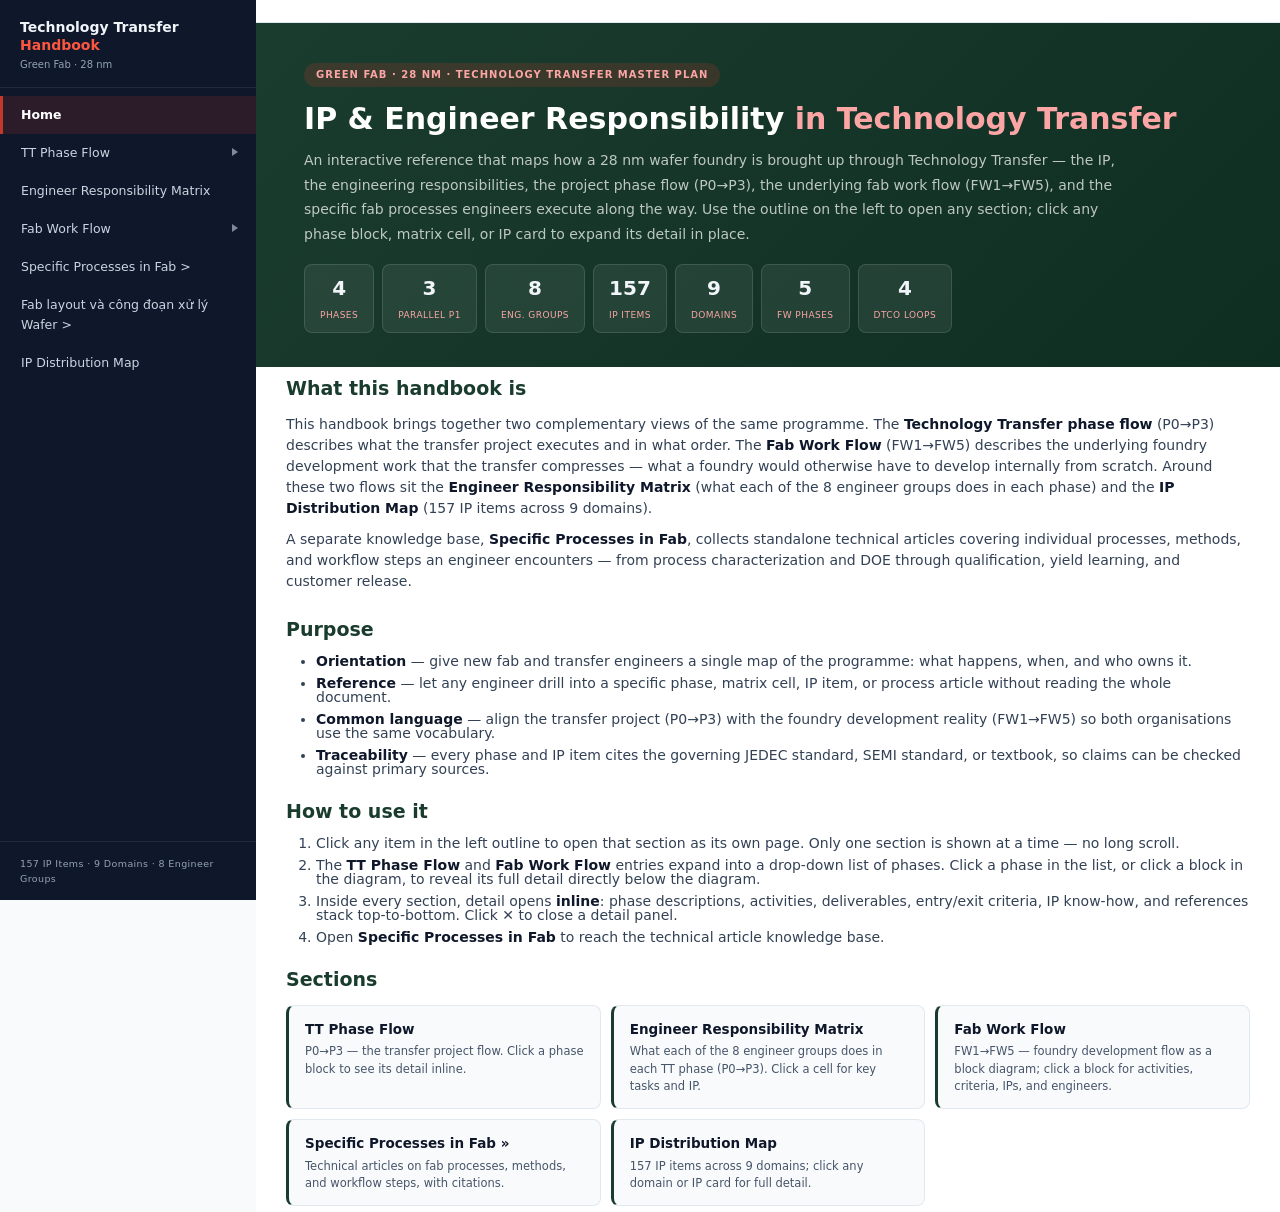
<file: index.html>
<!DOCTYPE html>
<html lang="en">
<head>
<meta charset="UTF-8">
<meta name="viewport" content="width=device-width,initial-scale=1">
<title>Technology Transfer Handbook &mdash; Green Fab 28nm</title>
<link rel="stylesheet" href="css/spa.css">
</head>
<body>

<!-- ===================== SIDEBAR ===================== -->
<nav id="spa-sidebar">
  <div class="sb-logo">
    <h1>Technology Transfer <em>Handbook</em></h1>
    <p>Green Fab &middot; 28&nbsp;nm</p>
  </div>
  <div class="sb-nav">
    <a class="sb-link" data-page="page-home">Home</a>
    <a class="sb-link" id="sb-flow-link" data-page="page-flow">TT Phase Flow<span class="sb-caret"></span></a>
      <div class="sb-sub" id="sb-flow-sub">
        <a class="sub-link-tt" data-tt="P0"><span class="anum">P0</span>Preparation</a>
        <a class="sub-link-tt" data-tt="P1a"><span class="anum">P1a</span>P1-TT: Technology Transfer</a>
        <a class="sub-link-tt" data-tt="P1b"><span class="anum">P1b</span>P1-EM: Equipment &amp; Material</a>
        <a class="sub-link-tt" data-tt="P1c"><span class="anum">P1c</span>P1-CB: Fab Construction</a>
        <a class="sub-link-tt" data-tt="P2"><span class="anum">P2</span>Test Vehicle, PDK v0.9, Yield 60%</a>
        <a class="sub-link-tt" data-tt="P3"><span class="anum">P3</span>Qualified Product, PDK v1.0, HVM</a>
      </div>
    <a class="sb-link" data-page="page-engineers">Engineer Responsibility Matrix</a>
    <a class="sb-link" id="sb-fw-link" data-page="page-fabflow">Fab Work Flow<span class="sb-caret"></span></a>
      <div class="sb-sub" id="sb-fw-sub">
        <a data-fw-nav="FW1"><span class="anum">FW1</span>Technology Development</a>
        <a data-fw-nav="FW2"><span class="anum">FW2</span>Metrology &amp; Characterization</a>
        <a data-fw-nav="FW3"><span class="anum">FW3</span>PDK Development</a>
        <a data-fw-nav="FW4"><span class="anum">FW4</span>Pilot Line</a>
        <a data-fw-nav="FW5"><span class="anum">FW5</span>High-Volume Manufacturing</a>
      </div>
    <a class="sb-link" href="more.html">Specific Processes in Fab &gt; </a>
    <a class="sb-link" href="fab.html">Fab layout và công đoạn xử lý Wafer &gt; </a>
    <a class="sb-link" data-page="page-ipmap">IP Distribution Map</a>
    
  </div>
  <div class="sb-foot">157 IP Items &middot; 9 Domains &middot; 8 Engineer Groups</div>
</nav>

<!-- ===================== MAIN ===================== -->
<div id="spa-main">
  <div class="spa-topbar">
    <button class="spa-burger" id="spa-burger">&#9776;</button>
    <span id="spa-crumb"><strong>Home</strong></span>
  </div>

  <!-- ---------- HOME ---------- -->
  <div class="hb-page active" id="page-home" data-title="Home">
    <div class="spa-hero">
      <div class="badge">Green Fab &middot; 28&nbsp;nm &middot; Technology Transfer Master Plan</div>
      <h1>IP &amp; Engineer Responsibility <em>in Technology Transfer</em></h1>
      <p>An interactive reference that maps how a 28&nbsp;nm wafer foundry is brought up through Technology Transfer &mdash; the IP, the engineering responsibilities, the project phase flow (P0&rarr;P3), the underlying fab work flow (FW1&rarr;FW5), and the specific fab processes engineers execute along the way. Use the outline on the left to open any section; click any phase block, matrix cell, or IP card to expand its detail in place.</p>
      <div class="spa-hero-stats">
        <div class="hs"><strong>4</strong><span>Phases</span></div>
        <div class="hs"><strong>3</strong><span>Parallel P1</span></div>
        <div class="hs"><strong>8</strong><span>Eng. Groups</span></div>
        <div class="hs"><strong>157</strong><span>IP Items</span></div>
        <div class="hs"><strong>9</strong><span>Domains</span></div>
        <div class="hs"><strong>5</strong><span>FW Phases</span></div>
        <div class="hs"><strong>4</strong><span>DTCO Loops</span></div>
      </div>
    </div>

    <div class="spa-sec">
      <h2>What this handbook is</h2>
      <p>This handbook brings together two complementary views of the same programme. The <strong>Technology Transfer phase flow</strong> (P0&rarr;P3) describes what the transfer project executes and in what order. The <strong>Fab Work Flow</strong> (FW1&rarr;FW5) describes the underlying foundry development work that the transfer compresses &mdash; what a foundry would otherwise have to develop internally from scratch. Around these two flows sit the <strong>Engineer Responsibility Matrix</strong> (what each of the 8 engineer groups does in each phase) and the <strong>IP Distribution Map</strong> (157 IP items across 9 domains).</p>
      <p>A separate knowledge base, <strong>Specific Processes in Fab</strong>, collects standalone technical articles covering individual processes, methods, and workflow steps an engineer encounters &mdash; from process characterization and DOE through qualification, yield learning, and customer release.</p>
    </div>

    <div class="spa-sec">
      <h2>Purpose</h2>
      <ul>
        <li><strong>Orientation</strong> &mdash; give new fab and transfer engineers a single map of the programme: what happens, when, and who owns it.</li>
        <li><strong>Reference</strong> &mdash; let any engineer drill into a specific phase, matrix cell, IP item, or process article without reading the whole document.</li>
        <li><strong>Common language</strong> &mdash; align the transfer project (P0&rarr;P3) with the foundry development reality (FW1&rarr;FW5) so both organisations use the same vocabulary.</li>
        <li><strong>Traceability</strong> &mdash; every phase and IP item cites the governing JEDEC standard, SEMI standard, or textbook, so claims can be checked against primary sources.</li>
      </ul>
    </div>

    <div class="spa-sec">
      <h2>How to use it</h2>
      <ol>
        <li>Click any item in the left outline to open that section as its own page. Only one section is shown at a time &mdash; no long scroll.</li>
        <li>The <strong>TT Phase Flow</strong> and <strong>Fab Work Flow</strong> entries expand into a drop-down list of phases. Click a phase in the list, or click a block in the diagram, to reveal its full detail directly below the diagram.</li>
        <li>Inside every section, detail opens <strong>inline</strong>: phase descriptions, activities, deliverables, entry/exit criteria, IP know-how, and references stack top-to-bottom. Click &#10005; to close a detail panel.</li>
        <li>Open <strong>Specific Processes in Fab</strong> to reach the technical article knowledge base.</li>
      </ol>
    </div>

    <div class="spa-sec">
      <h2>Sections</h2>
      <div class="nav-grid">
        <a class="nav-card" data-page="page-flow"><div class="nc-t">TT Phase Flow</div><div class="nc-d">P0&rarr;P3 &mdash; the transfer project flow. Click a phase block to see its detail inline.</div></a>
        <a class="nav-card" data-page="page-engineers"><div class="nc-t">Engineer Responsibility Matrix</div><div class="nc-d">What each of the 8 engineer groups does in each TT phase (P0&rarr;P3). Click a cell for key tasks and IP.</div></a>
        <a class="nav-card" data-page="page-fabflow"><div class="nc-t">Fab Work Flow</div><div class="nc-d">FW1&rarr;FW5 &mdash; foundry development flow as a block diagram; click a block for activities, criteria, IPs, and engineers.</div></a>
        <a class="nav-card" href="more.html"><div class="nc-t">Specific Processes in Fab &raquo;</div><div class="nc-d">Technical articles on fab processes, methods, and workflow steps, with citations.</div></a>
        <a class="nav-card" data-page="page-ipmap"><div class="nc-t">IP Distribution Map</div><div class="nc-d">157 IP items across 9 domains; click any domain or IP card for full detail.</div></a>

      </div>
    </div>
  </div>

  <!-- ---------- TT PHASE FLOW ---------- -->
  <div class="hb-page" id="page-flow" data-title="TT Phase Flow">
    <div class="page-head">
      <div class="badge">Technology Transfer project flow &middot; P0 &rarr; P3</div>
      <h1>TT Phase Flow</h1>
      <p>Trang khái quát toàn bộ dòng chảy chuyển giao công nghệ của dự án, từ chuẩn bị (P0) đến sản phẩm đạt chuẩn và HVM (P3). Sơ đồ bên dưới là bản đồ tổng thể; nhấp vào một phase bất kỳ (trên sơ đồ hoặc trong menu bên trái) để mở chi tiết phase đó ngay dưới phần khái quát.</p>
    </div>

    <div class="tt-diagram" id="tt-diagram"></div>

    <div class="flow-overview">
      <div class="spa-sec">
        <h2>Tổng quan</h2>
        <p>Chương trình chuyển giao được chia thành 4 giai đoạn nối tiếp. <strong>P0</strong> đặt nền móng và &mdash; quan trọng nhất &mdash; chốt cứng phân hạng (tier) của toàn bộ 157 IP item theo hợp đồng. <strong>P1</strong> là giai đoạn nặng nhất, chạy đồng thời ba luồng song song để rút ngắn tổng thời gian. <strong>P2</strong> chứng minh quy trình trên silicon thật qua test vehicle và đạt mốc yield 60%. <strong>P3</strong> đưa sản phẩm tới mức đạt chuẩn (qualified) và năng lực sản xuất khối lượng lớn với yield &ge; 80%.</p>
        <p>Đặc trưng then chốt của khung này là <strong>ba luồng P1 chạy song song</strong> thay vì tuần tự: luồng chuyển giao công nghệ (P1-TT), luồng mua sắm thiết bị &amp; vật tư (P1-EM), và luồng xây dựng nhà máy (P1-CB). Chính sự song song này là yếu tố giúp Technology Transfer nén thời gian so với việc một foundry tự phát triển từ đầu.</p>
      </div>

      <div class="spa-sec">
        <h2>Ba mô hình chuyển giao công nghệ</h2>
        <p>Dựa trên nghiên cứu các công ty hàng đầu như Intel, TSMC, UMC và ASE, có 3 mô hình chính được xác định tồn tại trong lĩnh vực sản xuất chip bán dẫn.</p>

        <h3>1. Clone Model (C-model)</h3>
        <p>Trong mô hình này, một <strong>template</strong> hoặc <strong>best practice</strong> được phát triển tại một đơn vị nguồn và sau đó được sao chép sang các đơn vị khác. Intel là ví dụ điển hình với phương pháp <strong>Copy Exactly! (CE)</strong>, trong đó mọi yếu tố ảnh hưởng đến quá trình sản xuất như thiết bị, nguyên vật liệu, quy trình và thông số vận hành đều phải được sao chép gần như tuyệt đối. Mục tiêu là đảm bảo các wafer fab mới đạt được cùng mức <strong>yield</strong>, <strong>quality</strong> và tốc độ <strong>ramp-up</strong> như fab phát triển ban đầu.</p>
        <figure class="flow-fig">
          <img src="images/tt-copy-exactly.png" alt="Quy trình Copy Exactly của Intel" loading="lazy">
          <figcaption>Quy trình Copy Exactly của Intel.</figcaption>
        </figure>

        <h3>2. Blend Model (B-model)</h3>
        <p>Mô hình này tổng hợp <strong>best practices</strong> từ nhiều nguồn khác nhau, sau đó sàng lọc, chuẩn hóa và chuyển giao cho đơn vị nhận. TSMC áp dụng phương pháp <strong>Smart Copy (SC)</strong> bằng cách thu thập <strong>lessons learned</strong> từ các dự án xây dựng và vận hành fab trước đó, lưu trữ trong các <strong>knowledge management systems</strong> như EKM để hỗ trợ các dự án mới.</p>
        <figure class="flow-fig">
          <img src="images/tt-smart-copy.png" alt="Mô hình chuyển giao Smart Copy của TSMC" loading="lazy">
          <figcaption>Mô hình chuyển giao Smart Copy của TSMC (EKM: Electronic Knowledge Management).</figcaption>
        </figure>

        <h3>3. Interaction Model (I-model)</h3>
        <p>Mô hình này dựa trên sự tương tác liên tục giữa nhiều đơn vị thông qua <strong>Communities of Practice (CoP)</strong>, <strong>Technical Boards (T/B)</strong> và các chương trình <strong>continuous improvement</strong>. Các fab chia sẻ kinh nghiệm, cải tiến quy trình và xây dựng các <strong>Best Known Methods (BKM)</strong> được áp dụng trên toàn doanh nghiệp.</p>
        <figure class="flow-fig">
          <img src="images/tt-interaction-bkm.png" alt="Mô hình cải tiến và chuyển giao công nghệ tương tác" loading="lazy">
          <figcaption>Mô hình cải tiến và chuyển giao công nghệ tương tác (BKM: Best Known Method).</figcaption>
        </figure>

        <p>Kết quả nghiên cứu cho thấy không tồn tại một mô hình tối ưu cho mọi trường hợp. Việc lựa chọn giữa C-model, B-model hay I-model phụ thuộc vào cấu trúc tổ chức, mức độ phân tán nguồn lực và mục tiêu quản trị của doanh nghiệp. Việc khai thác hiệu quả <strong>internal knowledge</strong> và <strong>best practices</strong> có thể tạo ra lợi thế cạnh tranh bền vững hơn so với chỉ dựa vào <strong>external benchmarking</strong>.</p>
      </div>
    </div>

    <div class="detail-empty" id="tt-empty" style="display:none">Select a phase block above to view its details.</div>
    <div class="detail-panel" id="tt-detail"></div>
  </div>

  <!-- ---------- ENGINEER MATRIX ---------- -->
  <div class="hb-page" id="page-engineers" data-title="Engineer Responsibility Matrix">
    <div class="page-head">
      <div class="badge">Activity &amp; IP matrix &middot; 8 groups &times; phases</div>
      <h1>Engineer Responsibility Matrix</h1>
      <p>What each of the 8 engineer groups does in each TT phase, with the IP they touch by tier. Click any cell to expand its description, key tasks, references, and IP know-how below the table.</p>
    </div>
    <div class="matrix-hdr">
      <div class="mhdr-brand">
        <div class="mt">IP &amp; Engineer Responsibility &mdash; Green Fab 28nm</div>
        <div class="ms">157 IP Items &middot; 8 Engineer Groups &middot; Phase 0 &rarr; 3</div>
      </div>
      <div class="mhdr-filters">
        <select class="mhdr-sel" id="grp-filter"><option value="all">All Engineer Groups</option></select>
        <select class="mhdr-sel" id="ph-filter"><option value="all">All Phases</option></select>
      </div>
    </div>
    <div class="matrix-scroll"><table class="matrix" id="matrix-tbl"></table></div>
    <div class="ew-detail-area">
      <div class="detail-empty" id="ew-empty">Select a matrix cell above to view its details.</div>
      <div class="detail-panel" id="ew-detail"></div>
    </div>
  </div>
  
  
  <!-- ---------- FAB WORK FLOW ---------- -->
  <div class="hb-page" id="page-fabflow" data-title="Fab Work Flow">
    <div class="page-head">
      <div class="badge">Foundry development flow &middot; FW1 &rarr; FW5</div>
      <h1>Fab Work Flow</h1>
      <p>The 5-phase process a foundry would otherwise develop internally from scratch, which Technology Transfer compresses. External IP streams (Design / Product Engineering / Mask) run in parallel. Click any block, external stream, or DTCO loop for full detail below.</p>
    </div>
    <div class="fw-ext-row" id="fw-ext-row"></div>
    <div style="overflow-x:auto"><div class="fw-diagram" id="fw-diagram"></div></div>
    <div class="fw-dtco-band">
      <div class="fw-dtco-title">DTCO Loops &mdash; iterative refinement between phases</div>
      <div class="fw-dtco-grid" id="fw-dtco-grid"></div>
    </div>
    <div class="detail-empty" id="fw-empty">Select a phase block, external stream, or DTCO loop above to view its details.</div>
    <div class="detail-panel" id="fw-detail"></div>
  </div>

  <!-- ---------- IP MAP ---------- -->
  <div class="hb-page" id="page-ipmap" data-title="IP Distribution Map">
    <div class="page-head">
      <div class="badge">9 domains &middot; 157 IP items</div>
      <h1>IP Distribution Map</h1>
      <p>All 157 IP items organised across 9 domains and 3 IP layers. Click a domain card to list its IP items, then click any IP card to open its full definition, purpose, characteristics, transfer form, and the Fab Work Flow phase that produces it.</p>
    </div>
    <div class="ipm-body" id="ipm-main"></div>
  </div>

</div>

<script src="js/data-loader.js"></script>
<script src="js/fab-data.js"></script>
<script src="js/app.js"></script>
</body>
</html>
</file>
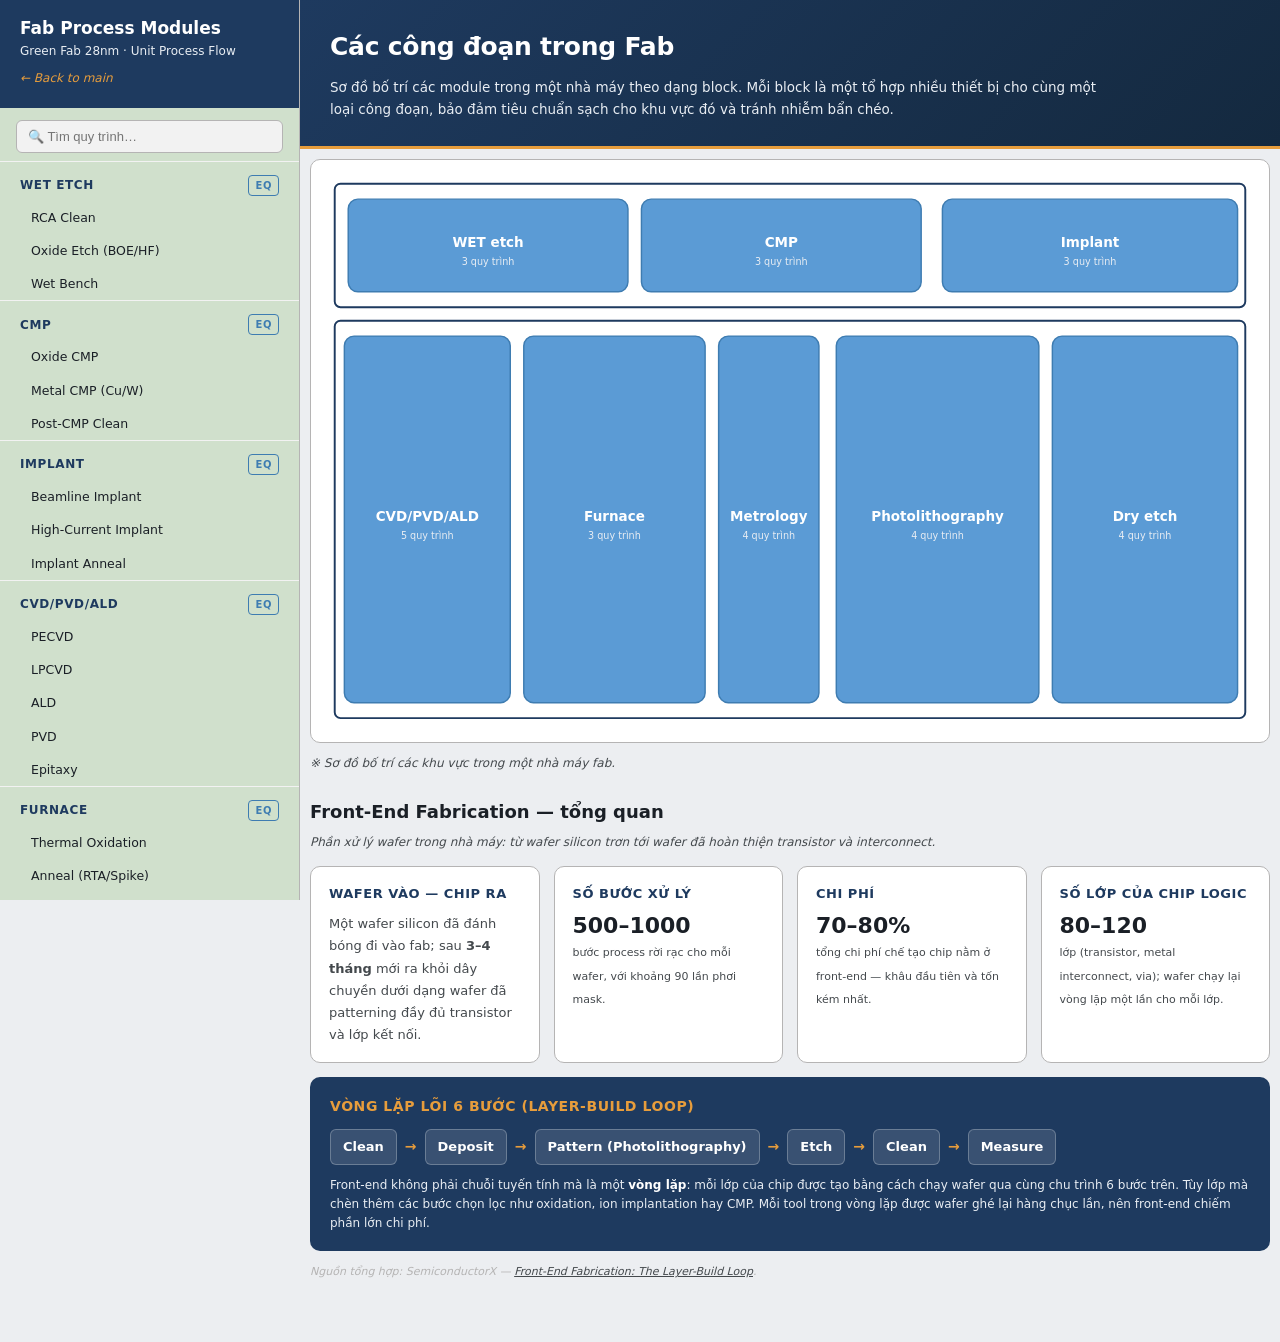
<file: fab.html>
<!DOCTYPE html>
<html lang="vi">
<head>
<meta charset="UTF-8">
<meta name="viewport" content="width=device-width,initial-scale=1">
<title>Fab Process Modules — Green Fab 28nm</title>
<style>
  :root{
    --c-blue:#1E3A5F; --c-blue-dk:#14293F; --c-black:#1A1F26; --c-charcoal:#44494D;
    --c-gray:#B5B4B4; --c-gray-lt:#F2F2F2; --c-gray-bg:#ECEEF1; --c-white:#FFFFFF;
    --c-blue-tint:#E8EDF3; --c-amber:#e79d3c; --c-mod:#5B9BD5; --c-mod-dk:#3E7CB1;
    --sidebar-w:300px;
  }
  *,*::before,*::after{box-sizing:border-box;margin:0;padding:0}
  body{font-family:'Segoe UI',system-ui,sans-serif;background:var(--c-gray-bg);color:var(--c-black);font-size:14px;line-height:1.7}

  .fab-layout{display:grid;grid-template-columns:var(--sidebar-w) 1fr;min-height:100vh}
  @media (max-width:980px){.fab-layout{grid-template-columns:1fr}}

  /* ===== SIDEBAR ===== */
  .fab-side{background:#d0e0cc;border-right:1px solid var(--c-gray);height:100vh;position:sticky;top:0;overflow-y:auto}
  .fab-brand{padding:18px 20px;background:var(--c-blue);color:var(--c-white)}
  .fab-brand .logo{font-size:17px;font-weight:800;line-height:1.2}
  .fab-brand .sub{font-size:12px;color:var(--c-blue-tint);margin-top:3px}
  .fab-brand a.back{color:var(--c-amber);font-size:12px;font-style:italic;text-decoration:none;display:inline-block;margin-top:6px}

  .nav-search{padding:12px 16px 8px}
  .nav-search input{width:100%;padding:8px 11px;font-size:13px;background:var(--c-gray-lt);border:1px solid var(--c-gray);border-radius:6px;outline:none}
  .nav-search input:focus{border-color:var(--c-blue);background:var(--c-white)}

  .nav-group-label{padding:13px 20px 5px;font-size:12px;font-weight:700;letter-spacing:.05em;text-transform:uppercase;color:var(--c-blue);border-top:1px solid var(--c-gray-lt);cursor:pointer}
  .nav-group-label:hover{background:var(--c-blue-tint)}
  .nav-proc{display:flex;align-items:center;gap:6px;padding:6px 16px 6px 28px;font-size:12.5px;border-left:3px solid transparent;cursor:pointer}
  .nav-proc:hover{background:var(--c-gray-lt);border-left-color:var(--c-mod-dk)}
  .nav-proc .pname{flex:1;color:var(--c-black)}
  .nav-proc:hover .pname{color:var(--c-blue)}

  /* ===== MAIN ===== */
  .fab-main{padding:0 0 60px;max-width:1080px}
  .fab-intro{background:linear-gradient(135deg,var(--c-blue) 0%,var(--c-blue-dk) 100%);color:var(--c-white);padding:26px 30px;border-bottom:3px solid var(--c-amber)}
  .fab-intro h1{font-size:25px;font-weight:800;color:var(--c-white);margin-bottom:7px;letter-spacing:-.01em}
  .fab-intro .intro-text{font-size:13.5px;color:var(--c-blue-tint);line-height:1.65;max-width:780px}
  .fab-body{padding:10px 10px 0}

  /* ===== MAP (2 bays per ảnh) ===== */
  .fab-map-shell{position:relative;background:var(--c-white);border:1px solid var(--c-gray);border-radius:10px;padding:16px}
  .fab-map-shell svg{display:block;width:100%;height:auto}
  .bay-frame{fill:none;stroke:var(--c-blue);stroke-width:2;rx:6}
  .mod-rect{fill:var(--c-mod);stroke:var(--c-mod-dk);stroke-width:1.5;cursor:pointer;transition:fill .15s}
  .mod-rect:hover{fill:var(--c-mod-dk)}
  .mod-rect.active{fill:var(--c-blue);stroke:var(--c-blue-dk);stroke-width:3}
  .mod-label{fill:#fff;font-size:14px;font-weight:700;text-anchor:middle;pointer-events:none}
  .mod-count{fill:var(--c-blue-tint);font-size:10px;text-anchor:middle;pointer-events:none}

  .fab-tip{position:absolute;pointer-events:none;background:var(--c-blue-dk);color:#fff;padding:9px 12px;border-radius:6px;font-size:12px;line-height:1.5;max-width:250px;opacity:0;transition:opacity .12s;z-index:10;box-shadow:0 4px 14px rgba(0,0,0,.25)}
  .fab-tip b{color:var(--c-amber)}

  /* ===== DETAIL PANEL ===== */
  .fab-detail{margin-top:22px;background:var(--c-white);border:1px solid var(--c-gray);border-radius:10px;display:none;opacity:0;transform:translateY(8px);transition:opacity .2s,transform .2s}
  .fab-detail.show{opacity:1;transform:none}
  .detail-head{padding:15px 22px;background:var(--c-blue);color:#fff;border-radius:10px 10px 0 0}
  .detail-head .dh-title{font-size:19px;font-weight:800}
  .detail-head .dh-sub{font-size:12px;color:var(--c-blue-tint);margin-top:2px}
  .detail-overview{padding:20px 24px;border-bottom:1px solid var(--c-gray);font-size:14px;line-height:1.8}
  .detail-overview h2{font-size:17px;font-weight:700;color:var(--c-blue);margin:14px 0 8px;padding-bottom:4px;border-bottom:1px solid var(--c-gray)}
  .detail-overview h3{font-size:14px;font-weight:700;color:var(--c-charcoal);margin:12px 0 5px}
  .detail-overview p{margin:7px 0 10px}
  .detail-overview strong{font-weight:700}
  .detail-overview ul{margin:6px 0 12px 22px}
  .detail-overview blockquote{margin:10px 0;padding:9px 15px;background:var(--c-blue-tint);border-left:4px solid var(--c-blue);font-size:13px;color:var(--c-charcoal)}
  .detail-overview code{background:var(--c-gray-lt);padding:2px 6px;border-radius:3px;font-family:Consolas,monospace;color:var(--c-blue)}
  .eq-module-bar{margin-top:16px;padding-top:14px;border-top:1px solid var(--c-gray)}
  .eq-module-btn{display:inline-block;text-decoration:none;font-size:14px;font-weight:700;padding:10px 20px;border-radius:7px;background:var(--c-blue);color:#fff;border:1px solid var(--c-blue-dk)}
  .eq-module-btn:hover{background:var(--c-blue-dk)}
  .nav-group-label{position:relative;display:flex;align-items:center;justify-content:space-between;gap:6px}
  a.nav-eq{font-size:10px;font-weight:700;text-decoration:none;color:var(--c-mod-dk);border:1px solid var(--c-mod-dk);border-radius:4px;padding:1px 6px;flex:0 0 auto}
  a.nav-eq:hover{background:var(--c-mod-dk);color:#fff}

  .proc-section{padding:18px 24px 26px}
  .proc-section h3{font-size:14px;font-weight:700;color:var(--c-blue);margin-bottom:10px;text-transform:uppercase;letter-spacing:.04em}
  table.proc-table{border-collapse:collapse;width:100%;font-size:13px}
  table.proc-table th,table.proc-table td{border:1px solid var(--c-gray);padding:9px 13px;text-align:left}
  table.proc-table th{background:var(--c-blue);color:#fff;font-weight:700}
  table.proc-table tr:nth-child(even) td{background:var(--c-gray-lt)}
  table.proc-table tbody tr{cursor:pointer}
  table.proc-table tbody tr:hover td{background:var(--c-blue-tint);color:var(--c-blue);font-weight:600}

  .loading{color:var(--c-charcoal);font-style:italic;padding:16px 0}
  .hint{font-size:12px;color:var(--c-charcoal);font-style:italic;margin-top:10px}

  /* ===== INFO BLOCK (thông tin cơ bản dưới sơ đồ) ===== */
  .fab-info{margin-top:24px}
  .fab-info h2{font-size:18px;font-weight:800;color:var(--c-black);margin-bottom:4px}
  .fab-info .info-sub{font-size:12px;color:var(--c-charcoal);font-style:italic;margin-bottom:14px}
  .info-grid{display:grid;grid-template-columns:repeat(auto-fit,minmax(220px,1fr));gap:14px}
  .info-card{background:var(--c-white);border:1px solid var(--c-gray);border-radius:10px;padding:16px 18px}
  .info-card h3{font-size:13px;font-weight:700;color:var(--c-blue);text-transform:uppercase;letter-spacing:.04em;margin-bottom:8px}
  .info-card p{font-size:13px;line-height:1.7;color:var(--c-charcoal);margin:0}
  .info-card .big{font-size:22px;font-weight:800;color:var(--c-black);display:block;line-height:1.2}
  .info-card .big-sub{font-size:11px;color:var(--c-charcoal)}
  .info-loop{background:var(--c-blue);color:#fff;border-radius:10px;padding:18px 20px;margin-top:14px}
  .info-loop h3{font-size:14px;font-weight:700;color:var(--c-amber);margin-bottom:10px;text-transform:uppercase;letter-spacing:.04em}
  .loop-steps{display:flex;flex-wrap:wrap;gap:8px;align-items:center}
  .loop-step{background:rgba(255,255,255,.12);border:1px solid rgba(255,255,255,.25);border-radius:6px;padding:6px 12px;font-size:13px;font-weight:600}
  .loop-arrow{color:var(--c-amber);font-weight:700}
  .info-loop .loop-note{font-size:12px;color:var(--c-blue-tint);margin-top:11px;line-height:1.6}
  .fab-src{font-size:11px;color:var(--c-gray);font-style:italic;margin-top:12px}
  .fab-src a{color:var(--c-charcoal)}

  /* ===== DOC VIEW ===== */
  .fab-docview{display:none}
  .fab-docview.show{display:grid;grid-template-columns:1fr 280px;gap:10px;align-items:start}
  @media(max-width:880px){.fab-docview.show{grid-template-columns:1fr}}
  /* khi mở docview, dùng hết bề ngang main */
  .fab-main.docview-mode{max-width:none}

  .docview-side{position:sticky;top:20px}
  @media(max-width:880px){.docview-side{position:static;order:-1}}
  .docview-bar{display:flex;flex-direction:column;align-items:flex-start;gap:8px;margin-bottom:14px}
  .docview-back{background:var(--c-blue);color:#fff;border:none;border-radius:6px;padding:9px 16px;font-size:13px;font-weight:600;cursor:pointer;width:100%}
  .docview-back:hover{background:var(--c-blue-dk)}
  .docview-crumb{font-size:12px;color:var(--c-charcoal)}
  .docview-intro{font-size:12.5px;color:var(--c-charcoal);line-height:1.6;background:var(--c-white);border:1px solid var(--c-gray);border-radius:8px;padding:12px 14px;margin-bottom:14px}
  .docview-intro h1{font-size:15px;font-weight:800;color:var(--c-black);margin-bottom:5px}

  .docview-toc{background:var(--c-white);border:1px solid var(--c-gray);border-radius:8px;padding:12px 6px 14px;max-height:calc(100vh - 220px);overflow-y:auto}
  .docview-toc .toc-title{font-size:11px;font-weight:700;text-transform:uppercase;letter-spacing:.06em;color:var(--c-blue);padding:0 12px 8px}
  .docview-toc a{display:block;text-decoration:none;color:var(--c-charcoal);font-size:12.5px;line-height:1.45;padding:4px 12px;border-left:2px solid transparent}
  .docview-toc a:hover{background:var(--c-gray-lt);color:var(--c-blue)}
  .docview-toc a.active{border-left-color:var(--c-blue);color:var(--c-blue);font-weight:600;background:var(--c-blue-tint)}
  .docview-toc a.lvl1{font-weight:700;color:var(--c-black)}
  .docview-toc a.lvl2{padding-left:20px}
  .docview-toc a.lvl3{padding-left:32px;font-size:12px}
  .docview-toc .toc-empty{font-size:12px;color:var(--c-gray);font-style:italic;padding:4px 12px}

  .docview-card{background:var(--c-white);border:1px solid var(--c-gray);padding:34px 40px 60vh;font-size:15px;line-height:1.8;min-width:0;min-height:calc(100vh - 40px)}
  @media(max-width:600px){.docview-card{padding:22px 20px 30px}}
  .docview-card h1{font-size:25px;font-weight:800;color:var(--c-black);margin: 0 0 14px;scroll-margin-top:20px}
  .docview-card h2{font-size:19px;font-weight:700;color:var(--c-blue);margin:24px 0 10px;padding-bottom:6px;border-bottom:1px solid var(--c-gray);scroll-margin-top:20px}
  .docview-card h3{font-size:16px;font-weight:700;color:var(--c-charcoal);margin:17px 0 7px;scroll-margin-top:20px}
  .docview-card p{margin: 9px 0 13px}
  .docview-card strong{color:var(--c-black);font-weight:700}
  .docview-card ul{margin:9px 0 15px 24px}
  .docview-card li{margin:5px 0}
  .docview-card a{color:var(--c-blue);text-decoration:underline}
  .docview-card a:hover{color:var(--c-amber)}
  .docview-card table{border-collapse:collapse;margin:14px 0;font-size:14px}
  .docview-card th,.docview-card td{border:1px solid var(--c-gray);padding:8px 13px;text-align:left;vertical-align:top}
  .docview-card th{background:var(--c-blue);color:#fff;font-weight:700}
  .docview-card tr:nth-child(even) td{background:var(--c-gray-lt)}
  .docview-card code{background:var(--c-gray-lt);padding:2px 6px;border-radius:3px;font-family:Consolas,monospace;font-size:14px;color:var(--c-blue)}
  .docview-card blockquote{margin:14px 0;padding:11px 18px;background:var(--c-blue-tint);border-left:4px solid var(--c-blue);font-size:14px;color:var(--c-charcoal)}
  .docview-card figure{margin:16px auto;width:fit-content;max-width:100%}
  .docview-card figure img{display:block;max-width:100%}
  .docview-card figcaption{padding:7px 4px;font-size:13px;font-style:italic;color:var(--c-charcoal);text-align:center}
  .docview-card hr{border:none;border-top:1px solid var(--c-gray);margin:26px 0}
  .docview-card .cite{font-size:9px;color:#9B1C1C;font-weight:700;vertical-align:super;background:rgba(155,28,28,.08);border-radius:2px;padding:0 2px}

  .side-toggle{display:none;position:fixed;left:10px;top:10px;z-index:60;background:var(--c-blue);color:#fff;border:none;border-radius:6px;padding:8px 11px;cursor:pointer;font-size:16px}
  @media (max-width:980px){
    .side-toggle{display:block}
    .fab-side{position:fixed;left:0;top:0;width:280px;z-index:55;transform:translateX(-100%);transition:transform .2s}
    .fab-side.open{transform:translateX(0)}
    .fab-main{padding-top:54px}
  }
</style>
</head>
<body>

<button class="side-toggle" onclick="document.querySelector('.fab-side').classList.toggle('open')">☰</button>

<div class="fab-layout">

  <nav class="fab-side">
    <div class="fab-brand">
      <div class="logo">Fab Process Modules</div>
      <div class="sub">Green Fab 28nm · Unit Process Flow</div>
      <a class="back" href="index.html">← Back to main</a>
    </div>
    <div class="nav-search"><input id="nav-search-input" type="text" placeholder="🔍 Tìm quy trình…" autocomplete="off"></div>
    <div id="fab-nav"><!-- populated by JS --></div>
  </nav>

  <main class="fab-main">
    <div class="fab-intro">
      <h1>Các công đoạn trong Fab</h1>
      <div class="intro-text">Sơ đồ bố trí các module trong một nhà máy theo dạng block. Mỗi block là một tổ hợp nhiều thiết bị cho cùng một loại công đoạn, bảo đảm tiêu chuẩn sạch cho khu vực đó và tránh nhiễm bẩn chéo.</div>
    </div>

    <div class="fab-body">
    <div class="fab-map-shell" id="map-shell">
      <div class="fab-tip" id="fab-tip"></div>
      <svg id="fab-svg" viewBox="0 0 900 420" xmlns="http://www.w3.org/2000/svg"></svg>
    </div>
    <div class="hint">※ Sơ đồ bố trí các khu vực trong một nhà máy fab.</div>

    <section class="fab-info" id="fab-info">
      <h2>Front-End Fabrication — tổng quan</h2>
      <div class="info-sub">Phần xử lý wafer trong nhà máy: từ wafer silicon trơn tới wafer đã hoàn thiện transistor và interconnect.</div>

      <div class="info-grid">
        <div class="info-card">
          <h3>Wafer vào — chip ra</h3>
          <p>Một wafer silicon đã đánh bóng đi vào fab; sau <strong>3–4 tháng</strong> mới ra khỏi dây chuyền dưới dạng wafer đã patterning đầy đủ transistor và lớp kết nối.</p>
        </div>
        <div class="info-card">
          <h3>Số bước xử lý</h3>
          <span class="big">500–1000</span>
          <span class="big-sub">bước process rời rạc cho mỗi wafer, với khoảng 90 lần phơi mask.</span>
        </div>
        <div class="info-card">
          <h3>Chi phí</h3>
          <span class="big">70–80%</span>
          <span class="big-sub">tổng chi phí chế tạo chip nằm ở front-end — khâu đầu tiên và tốn kém nhất.</span>
        </div>
        <div class="info-card">
          <h3>Số lớp của chip logic</h3>
          <span class="big">80–120</span>
          <span class="big-sub">lớp (transistor, metal interconnect, via); wafer chạy lại vòng lặp một lần cho mỗi lớp.</span>
        </div>
      </div>

      <div class="info-loop">
        <h3>Vòng lặp lõi 6 bước (layer-build loop)</h3>
        <div class="loop-steps">
          <span class="loop-step">Clean</span><span class="loop-arrow">→</span>
          <span class="loop-step">Deposit</span><span class="loop-arrow">→</span>
          <span class="loop-step">Pattern (Photolithography)</span><span class="loop-arrow">→</span>
          <span class="loop-step">Etch</span><span class="loop-arrow">→</span>
          <span class="loop-step">Clean</span><span class="loop-arrow">→</span>
          <span class="loop-step">Measure</span>
        </div>
        <div class="loop-note">Front-end không phải chuỗi tuyến tính mà là một <strong style="color:#fff">vòng lặp</strong>: mỗi lớp của chip được tạo bằng cách chạy wafer qua cùng chu trình 6 bước trên. Tùy lớp mà chèn thêm các bước chọn lọc như oxidation, ion implantation hay CMP. Mỗi tool trong vòng lặp được wafer ghé lại hàng chục lần, nên front-end chiếm phần lớn chi phí.</div>
      </div>

      <p class="fab-src">Nguồn tổng hợp: SemiconductorX — <a href="https://semiconductorx.com/front-end-fabrication-overview.html" target="_blank" rel="noopener">Front-End Fabrication: The Layer-Build Loop</a>.</p>
    </section>

    <div class="fab-detail" id="fab-detail">
      <div class="detail-head">
        <div class="dh-title" id="dh-title"></div>
        <div class="dh-sub" id="dh-sub"></div>
      </div>
      <div class="detail-overview" id="detail-overview"></div>
      <div class="proc-section">
        <h3>Các công đoạn chính</h3>
        <table class="proc-table">
          <thead><tr><th>Bấm để mở guide</th></tr></thead>
          <tbody id="proc-tbody"></tbody>
        </table>
      </div>
    </div>

    <!-- ===== DOC VIEW (hiện khi bấm một bài; sơ đồ ẩn đi) ===== -->
    <div class="fab-docview" id="fab-docview">
      <article class="docview-card" id="docview-content"></article>
      <aside class="docview-side" id="docview-side">
        <div class="docview-bar">
          <button class="docview-back" id="docview-back">← Quay lại sơ đồ</button>
          <span class="docview-crumb" id="docview-crumb"></span>
        </div>
        <div class="docview-intro" id="docview-intro"></div>
        <nav class="docview-toc" id="docview-toc"></nav>
      </aside>
    </div>
    </div><!-- /fab-body -->
  </main>
</div>

<script>
let FAB=null, CURRENT=null;

/* ---- markdown renderer (port từ more.html, rút gọn cho overview) ---- */
function mdToHtml(md){
  if(!md) return '';
  const lines=md.split(/\r?\n/); let html='',i=0;
  while(i<lines.length){
    let line=lines[i];
    const htmlOpen=line.match(/^<(div|p|section|article|center|aside|figure|blockquote)\b([^>]*)>\s*$/i);
    if(htmlOpen){
      const tag=htmlOpen[1].toLowerCase(), attrs=htmlOpen[2]||'';
      const closeRe=new RegExp('^</'+tag+'>\\s*$','i'); let depth=1,j=i+1; const inner=[];
      while(j<lines.length){
        if(lines[j].match(new RegExp('^<'+tag+'\\b[^>]*>\\s*$','i')))depth++;
        else if(closeRe.test(lines[j])){depth--;if(depth===0)break;}
        inner.push(lines[j]);j++;
      }
      html+='<'+tag+attrs+'>'+mdToHtml(inner.join('\n'))+'</'+tag+'>'; i=j+1; continue;
    }
    if(/^<[a-zA-Z][^>]*>/.test(line.trim())){html+=line;i++;continue;}
    if(line.startsWith('|')&&i+1<lines.length&&lines[i+1].match(/^\|[-: |]+\|$/)){
      const h=line.split('|').slice(1,-1).map(s=>s.trim()); i+=2; const rows=[];
      while(i<lines.length&&lines[i].startsWith('|')){rows.push(lines[i].split('|').slice(1,-1).map(s=>s.trim()));i++;}
      html+='<table><thead><tr>'+h.map(x=>'<th>'+inline(x)+'</th>').join('')+'</tr></thead><tbody>';
      rows.forEach(r=>{html+='<tr>'+r.map(c=>'<td>'+inline(c)+'</td>').join('')+'</tr>';});
      html+='</tbody></table>'; continue;
    }
    if(line.startsWith('# ')){html+='<h1>'+inline(line.slice(2))+'</h1>';i++;continue;}
    if(line.startsWith('## ')){html+='<h2>'+inline(line.slice(3))+'</h2>';i++;continue;}
    if(line.startsWith('### ')){html+='<h3>'+inline(line.slice(4))+'</h3>';i++;continue;}
    if(/^(---|\*\*\*|___)\s*$/.test(line)){html+='<hr>';i++;continue;}
    if(line.startsWith('> ')){const q=[];while(i<lines.length&&lines[i].startsWith('> ')){q.push(lines[i].slice(2));i++;}html+='<blockquote>'+inline(q.join(' '))+'</blockquote>';continue;}
    if(line.startsWith('- ')){html+='<ul>';while(i<lines.length&&lines[i].startsWith('- ')){html+='<li>'+inline(lines[i].slice(2))+'</li>';i++;}html+='</ul>';continue;}
    const img=line.match(/^!\[(.*?)\]\((.*?)\)(\{(.*?)\})?$/);
    if(img){
      let src=img[2]; const cap=img[1]; const attrStr=img[4]||'';
      if(src.startsWith('/')&&!src.startsWith('//'))src=src.slice(1);
      if(!/^https?:\/\//i.test(src)&&!src.startsWith('content/'))src='content/images/'+src;
      let imgStyle='',figStyle='';
      if(attrStr){
        const w=attrStr.match(/width\s*=\s*([^\s}]+)/), hh=attrStr.match(/height\s*=\s*([^\s}]+)/);
        if(w){let v=w[1].replace(/['"]/g,'');if(/^\d+$/.test(v))v+='px';if(v.endsWith('%'))figStyle+='width:'+v+';';else imgStyle+='width:'+v+';max-width:100%;';}
        if(hh){let v=hh[1].replace(/['"]/g,'');if(/^\d+$/.test(v))v+='px';imgStyle+='height:'+v+';';}
      }
      html+='<figure'+(figStyle?' style="'+figStyle+'"':'')+'><img src="'+src+'" alt="'+cap+'"'+(imgStyle?' style="'+imgStyle+'"':'')+'>';
      if(cap)html+='<figcaption>'+inline(cap)+'</figcaption>';
      html+='</figure>'; i++; continue;
    }
    if(line.trim()===''){i++;continue;}
    html+='<p>'+inline(line)+'</p>'; i++;
  }
  return html;
}
function inline(s){
  const tags=[];
  s=s.replace(/<\/?[a-zA-Z][a-zA-Z0-9]*(?:\s[^<>]*)?>/g,m=>{tags.push(m);return '\u0000'+(tags.length-1)+'\u0000';});
  s=s.replace(/\\</g,'___LT___').replace(/&/g,'&amp;').replace(/</g,'&lt;').replace(/>/g,'&gt;')
     .replace(/___LT___/g,'&lt;')
     .replace(/\[(.+?)\]\((.+?)\)/g,'<a href="$2">$1</a>')
     .replace(/\*\*(.+?)\*\*/g,'<strong>$1</strong>')
     .replace(/(?<![\w])_(.+?)_(?![\w])/g,'<em>$1</em>')
     .replace(/`(.+?)`/g,'<code>$1</code>');
  s=s.replace(/\u0000(\d+)\u0000/g,(_,n)=>tags[+n]);
  return s;
}
function gFile(modId,procId){return 'content/modules/'+modId+'/'+procId+'-guide.md';}
function eFile(modId){return 'content/modules/'+modId+'/_equipment.md';}

/* ---- build SVG map (2 bays) — tỉ lệ khớp ảnh gốc ---- */
// Toạ độ theo ảnh Đại ca vẽ (viewBox 960x570). Box rộng/hẹp khác nhau có chủ ý.
const LAYOUT={
  viewBox:'0 0 960 570',
  bay1:{frame:{x:8,y:8,w:944,h:128},
        boxes:{ wetetch:{x:22,w:290}, cmp:{x:326,w:290}, implant:{x:638,w:306} },
        y:24, h:96},
  bay2:{frame:{x:8,y:150,w:944,h:412},
        boxes:{ depo:{x:18,w:172}, furnace:{x:204,w:188}, metrology:{x:406,w:104}, litho:{x:528,w:210}, dryetch:{x:752,w:192} },
        y:166, h:380}
};
function buildMap(){
  const svg=document.getElementById('fab-svg');
  svg.setAttribute('viewBox',LAYOUT.viewBox);
  let g='';
  [['bay1',1],['bay2',2]].forEach(([key])=>{
    const L=LAYOUT[key];
    g+='<rect class="bay-frame" x="'+L.frame.x+'" y="'+L.frame.y+'" width="'+L.frame.w+'" height="'+L.frame.h+'" rx="6"/>';
    FAB.modules.forEach(m=>{
      const b=L.boxes[m.id]; if(!b)return;
      g+=modBox(m, b.x, L.y, b.w, L.h);
    });
  });
  svg.innerHTML=g;
  svg.querySelectorAll('g[data-mod]').forEach(grp=>{
    const id=grp.dataset.mod;
    grp.addEventListener('mouseenter',e=>showTip(id,e));
    grp.addEventListener('mousemove',moveTip);
    grp.addEventListener('mouseleave',hideTip);
    grp.addEventListener('click',()=>openModule(id));
  });
}
function modBox(m,x,y,w,h){
  const cx=x+w/2, cy=y+h/2;
  // store geometry for active highlight
  m._geo={x,y,w,h};
  let s='<g data-mod="'+m.id+'" style="cursor:pointer">';
  s+='<rect class="mod-rect" x="'+x+'" y="'+y+'" width="'+w+'" height="'+h+'" rx="10"/>';
  s+='<text class="mod-label" x="'+cx+'" y="'+(cy+2)+'">'+esc(m.abbr)+'</text>';
  s+='<text class="mod-count" x="'+cx+'" y="'+(cy+20)+'">'+m.processes.length+' quy trình</text>';
  s+='</g>';
  return s;
}
function esc(s){return s.replace(/&/g,'&amp;').replace(/</g,'&lt;').replace(/>/g,'&gt;');}

/* ---- tooltip ---- */
function showTip(id,e){
  const m=FAB.modules.find(x=>x.id===id); if(!m)return;
  const tip=document.getElementById('fab-tip');
  tip.innerHTML='<b>'+esc(m.name)+'</b><br>'+esc(m.blurb);
  tip.style.opacity='1'; moveTip(e);
}
function moveTip(e){
  const shell=document.getElementById('map-shell'),tip=document.getElementById('fab-tip');
  const r=shell.getBoundingClientRect();
  let x=e.clientX-r.left+14,y=e.clientY-r.top+14;
  if(x+260>r.width)x=r.width-266;
  tip.style.left=x+'px'; tip.style.top=y+'px';
}
function hideTip(){document.getElementById('fab-tip').style.opacity='0';}

/* ---- open module ---- */
function openModule(id){
  const m=FAB.modules.find(x=>x.id===id); if(!m)return;
  CURRENT=id;
  // nếu đang ở docview (đọc bài), dọn sạch và thoát docview trước
  const dv=document.getElementById('fab-docview');
  if(dv.classList.contains('show')){
    dv.classList.remove('show');
    document.querySelector('.fab-main').classList.remove('docview-mode');
    document.getElementById('map-shell').style.display='';
    const hint=document.querySelector('.hint'); if(hint)hint.style.display='';
    const intro=document.querySelector('.fab-intro'); if(intro)intro.style.display='';
    const info=document.getElementById('fab-info'); if(info)info.style.display='';
    document.getElementById('docview-content').innerHTML='';
    document.getElementById('docview-toc').innerHTML='';
    document.getElementById('docview-intro').innerHTML='';
    document.getElementById('docview-crumb').textContent='';
    if(_spyHandler){window.removeEventListener('scroll',_spyHandler);_spyHandler=null;}
  }
  document.querySelectorAll('.mod-rect').forEach(r=>r.classList.remove('active'));
  const rect=document.querySelector('g[data-mod="'+id+'"] .mod-rect'); if(rect)rect.classList.add('active');

  const detail=document.getElementById('fab-detail');
  detail.style.display='block';
  document.getElementById('dh-title').textContent=m.name;
  document.getElementById('dh-sub').textContent=m.processes.length+' quy trình · bay '+m.bay;

  // overview md + nút Equipment chung cho module
  const ov=document.getElementById('detail-overview');
  ov.innerHTML='<div class="loading">Đang tải tổng quan…</div>';
  fetch('content/modules/'+id+'/_overview.md',{cache:'no-cache'})
    .then(r=>{if(!r.ok)throw new Error('HTTP '+r.status);return r.text();})
    .then(md=>{
      ov.innerHTML=mdToHtml(md)
        +'<div class="eq-module-bar"><a class="eq-module-btn" href="#" id="eq-module-btn">🔧 Equipment của '+esc(m.name)+'</a></div>';
      const eb=document.getElementById('eq-module-btn');
      if(eb)eb.addEventListener('click',e=>{e.preventDefault();openDoc(eFile(id), m.name+' — Equipment');});
    })
    .catch(err=>{ov.innerHTML='<p style="color:#b00">⚠ '+err.message+'</p>';});

  // process table — bấm thẳng vào quy trình để mở guide
  const tb=document.getElementById('proc-tbody');
  tb.innerHTML=m.processes.map(p=>
    '<tr data-doc="'+gFile(id,p.id)+'" data-title="'+esc(p.name)+' — Guide" title="Mở guide">'+
      '<td>📄 '+esc(p.name)+'</td>'+
    '</tr>'
  ).join('');
  tb.querySelectorAll('tr[data-doc]').forEach(r=>r.addEventListener('click',()=>{
    openDoc(r.dataset.doc, r.dataset.title);
  }));

  requestAnimationFrame(()=>detail.classList.add('show'));
  history.replaceState(null,'','#'+id);
  detail.scrollIntoView({behavior:'smooth',block:'nearest'});
}

/* ---- sidebar nav ---- */
function buildNav(){
  const nav=document.getElementById('fab-nav');
  let html='';
  FAB.modules.forEach(m=>{
    html+='<div class="nav-group-label" data-jump="'+m.id+'">'+esc(m.name)+
      '<a class="nav-eq" href="#" data-doc="'+eFile(m.id)+'" data-title="'+esc(m.name)+' — Equipment" title="Equipment của module">EQ</a>'+
      '</div>';
    m.processes.forEach(p=>{
      html+='<div class="nav-proc" data-name="'+esc(p.name).toLowerCase()+'" data-group="'+m.id+'"'+
        ' data-doc="'+gFile(m.id,p.id)+'" data-title="'+esc(p.name)+' — Guide" title="Mở guide">'+
        '<span class="pname">'+esc(p.name)+'</span>'+
      '</div>';
    });
  });
  nav.innerHTML=html;
  nav.querySelectorAll('.nav-group-label').forEach(l=>l.onclick=(e)=>{
    if(e.target.classList.contains('nav-eq'))return; // click nút EQ không mở module
    openModule(l.dataset.jump);document.querySelector('.fab-side').classList.remove('open');
  });
  nav.querySelectorAll('.nav-proc[data-doc]').forEach(el=>el.addEventListener('click',()=>{
    openDoc(el.dataset.doc, el.dataset.title);
    document.querySelector('.fab-side').classList.remove('open');
  }));
  nav.querySelectorAll('a.nav-eq[data-doc]').forEach(a=>a.addEventListener('click',e=>{
    e.preventDefault(); e.stopPropagation(); openDoc(a.dataset.doc, a.dataset.title);
    document.querySelector('.fab-side').classList.remove('open');
  }));
  const search=document.getElementById('nav-search-input');
  search.addEventListener('input',()=>filterNav(search.value));
}

/* ---- doc view (render md in-page, ẩn sơ đồ) ---- */
function buildTOC(){
  const c=document.getElementById('docview-content');
  const toc=document.getElementById('docview-toc');
  const heads=c.querySelectorAll('h1,h2,h3');
  if(!heads.length){toc.innerHTML='<div class="toc-title">Mục lục</div><div class="toc-empty">— Không có mục —</div>';return;}
  let html='<div class="toc-title">Mục lục</div>'; let n=0;
  heads.forEach(h=>{
    const id='toc-'+(n++); h.id=id;
    const lvl=h.tagName.toLowerCase(); // h1/h2/h3
    const cls=lvl==='h1'?'lvl1':lvl==='h2'?'lvl2':'lvl3';
    html+='<a class="'+cls+'" href="#'+id+'" data-target="'+id+'">'+esc(h.textContent)+'</a>';
  });
  toc.innerHTML=html;
  toc.querySelectorAll('a[data-target]').forEach(a=>a.addEventListener('click',e=>{
    e.preventDefault();
    const t=document.getElementById(a.dataset.target);
    if(t)t.scrollIntoView({behavior:'smooth',block:'start'});
    history.replaceState(null,'',location.pathname+location.hash.replace(/&toc=.*/,''));
  }));
  setupScrollSpy(heads, toc);
}
let _spyHandler=null;
function setupScrollSpy(heads, toc){
  if(_spyHandler)window.removeEventListener('scroll',_spyHandler);
  const links=[...toc.querySelectorAll('a[data-target]')];
  _spyHandler=()=>{
    let cur=null;
    heads.forEach(h=>{ if(h.getBoundingClientRect().top<=120) cur=h.id; });
    // nếu đã cuộn gần đáy trang, bôi luôn mục cuối (heading cuối có thể không lên được mốc 120px)
    const nearBottom=(window.innerHeight+window.scrollY)>=(document.body.scrollHeight-60);
    if(nearBottom && heads.length) cur=heads[heads.length-1].id;
    links.forEach(l=>l.classList.toggle('active', l.dataset.target===cur));
  };
  window.addEventListener('scroll',_spyHandler,{passive:true});
  _spyHandler();
}

function openDoc(docPath, title){
  if(!docPath) return;
  const main=document.querySelector('.fab-main');
  const mapShell=document.getElementById('map-shell');
  const detail=document.getElementById('fab-detail');
  const hint=document.querySelector('.hint');
  const intro=document.querySelector('.fab-intro');
  const info=document.getElementById('fab-info');
  const dv=document.getElementById('fab-docview');
  // ẩn sơ đồ + panel + hint + intro gốc + info
  mapShell.style.display='none';
  detail.style.display='none';
  if(hint)hint.style.display='none';
  if(intro)intro.style.display='none';
  if(info)info.style.display='none';
  main.classList.add('docview-mode');
  // clone intro sang cột phải
  if(intro)document.getElementById('docview-intro').innerHTML=intro.innerHTML;
  // hiện doc view
  dv.classList.add('show');
  document.getElementById('docview-crumb').textContent=title||'';
  const c=document.getElementById('docview-content');
  c.innerHTML='<div class="loading">Đang tải nội dung…</div>';
  document.getElementById('docview-toc').innerHTML='';
  fetch(docPath,{cache:'no-cache'})
    .then(r=>{if(!r.ok)throw new Error('HTTP '+r.status+' — '+docPath);return r.text();})
    .then(md=>{
      c.innerHTML=mdToHtml(md);
      // bắt link nội bộ trong md (vd link Q&A) để mở in-page thay vì điều hướng
      c.querySelectorAll('a[href]').forEach(a=>{
        const href=a.getAttribute('href');
        if(href && href.startsWith('content/') && href.endsWith('.md')){
          a.addEventListener('click',e=>{e.preventDefault();openDoc(href, a.textContent.trim());});
        }
      });
      buildTOC();
      window.scrollTo({top:0,behavior:'smooth'});
    })
    .catch(err=>{c.innerHTML='<p style="color:#b00">⚠ '+err.message+'<br>Mở trang qua web server (không phải file://).</p>';});
  history.replaceState(null,'','#doc='+encodeURIComponent(docPath));
}
function closeDoc(){
  document.getElementById('fab-docview').classList.remove('show');
  document.querySelector('.fab-main').classList.remove('docview-mode');
  document.getElementById('map-shell').style.display='';
  const hint=document.querySelector('.hint'); if(hint)hint.style.display='';
  const intro=document.querySelector('.fab-intro'); if(intro)intro.style.display='';
  const info=document.getElementById('fab-info'); if(info)info.style.display='';
  // dọn sạch nội dung md để không sót lại
  document.getElementById('docview-content').innerHTML='';
  document.getElementById('docview-toc').innerHTML='';
  document.getElementById('docview-intro').innerHTML='';
  document.getElementById('docview-crumb').textContent='';
  if(_spyHandler){window.removeEventListener('scroll',_spyHandler);_spyHandler=null;}
  if(CURRENT){const d=document.getElementById('fab-detail');d.style.display='block';}
  if(CURRENT) history.replaceState(null,'','#'+CURRENT); else history.replaceState(null,'',location.pathname);
}
function filterNav(q){
  q=(q||'').toLowerCase().trim();
  const groupHas={};
  document.querySelectorAll('.nav-proc').forEach(el=>{
    const match=!q||el.dataset.name.includes(q);
    el.style.display=match?'':'none';
    if(match)groupHas[el.dataset.group]=true;
  });
  document.querySelectorAll('.nav-group-label').forEach(l=>{l.style.display=(!q||groupHas[l.dataset.jump])?'':'none';});
}

/* ---- bootstrap ---- */
document.getElementById('docview-back').addEventListener('click',closeDoc);

fetch('data/fab-modules.json',{cache:'no-cache'})
  .then(r=>{if(!r.ok)throw new Error('HTTP '+r.status);return r.json();})
  .then(data=>{
    FAB=data; buildMap(); buildNav();
    const h=location.hash.slice(1);
    if(h.startsWith('doc=')){ openDoc(decodeURIComponent(h.slice(4))); }
    else if(h&&data.modules.find(m=>m.id===h)) openModule(h);
  })
  .catch(err=>{
    document.getElementById('map-shell').innerHTML='<p style="color:#b00;padding:20px">Lỗi tải dữ liệu: '+err.message+'<br>Mở qua web server (không phải file://).</p>';
  });
window.addEventListener('hashchange',()=>{
  const h=location.hash.slice(1);
  if(h.startsWith('doc=')) return; // do openDoc tự set, bỏ qua
  if(FAB&&h&&FAB.modules.find(m=>m.id===h)) openModule(h);
});
</script>
</body>
</html>
</file>
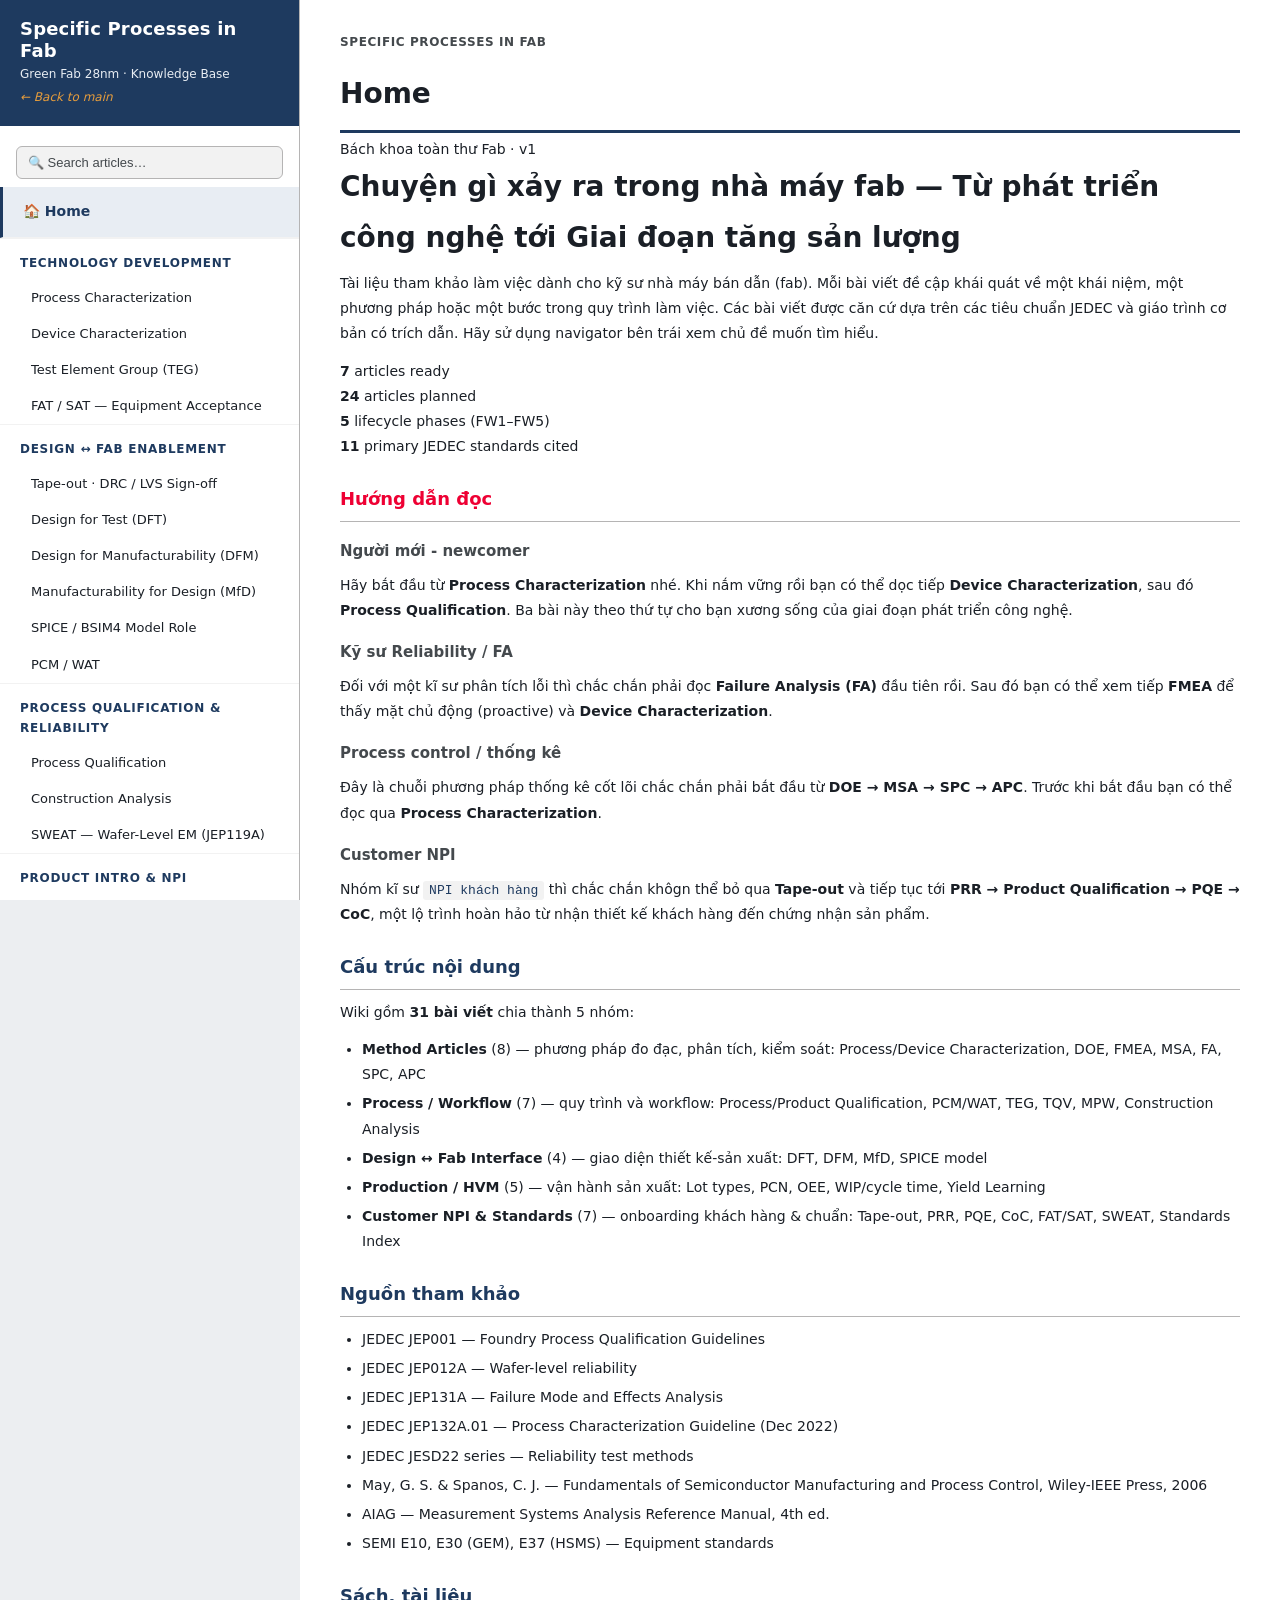
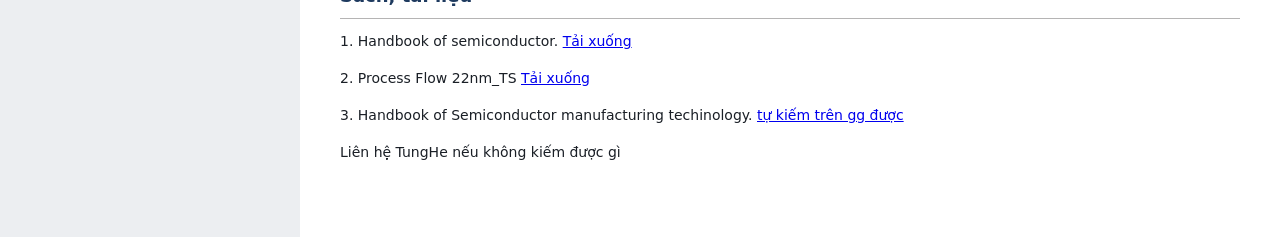
<file: more.html>
<!DOCTYPE html>
<html lang="vi">
<head>
<meta charset="UTF-8">
<meta name="viewport" content="width=device-width,initial-scale=1">
<title>Specific Processes in Fab</title>
<style>
  /* ===== COLOR TOKENS — sửa màu toàn site tại đây ===== */
  :root{
    --c-blue:     #1E3A5F;  /* Xanh sẫm chủ đạo: accent, header, active */
    --c-blue-dk:  #14293F;  /* Xanh đậm hơn: hover, nhấn mạnh */
    --c-black:    #1A1F26;  /* Text chính */
    --c-charcoal: #44494D;  /* Text phụ */
    --c-gray:     #B5B4B4;  /* Border, đường kẻ */
    --c-gray-lt:  #F2F2F2;  /* Nền nhạt, bề mặt phụ */
    --c-gray-bg:  #ECEEF1;  /* Nền trang (hơi xanh-xám) */
    --c-white:    #FFFFFF;  /* Nền card */
    --c-blue-tint:#E8EDF3;  /* Nền hover/active rất nhạt */
    --sidebar-w:  300px;
  }

  *,*::before,*::after{box-sizing:border-box;margin:0;padding:0}
  body{font-family:'Segoe UI',system-ui,sans-serif;background:var(--c-gray-bg);color:var(--c-black);font-size:14px;line-height:1.7}

  .wiki-layout{display:grid;grid-template-columns:var(--sidebar-w) 1fr;min-height:100vh}
  @media (max-width:880px){.wiki-layout{grid-template-columns:1fr}}

  /* ===== SIDEBAR ===== */
  .wiki-side{background:var(--c-white);border-right:1px solid var(--c-gray);height:100vh;position:sticky;top:0;overflow-y:auto}
  .wiki-brand{padding:18px 20px;background:var(--c-blue);color:var(--c-white)}
  .wiki-brand .logo{font-size:18px;font-weight:800;letter-spacing:.01em;line-height:1.2}
  .wiki-brand .sub{font-size:12px;color:var(--c-blue-tint);margin-top:3px}

  .wiki-nav{padding:8px 0 30px}
  .nav-home{display:block;padding:13px 20px;font-size:14px;font-weight:700;color:var(--c-blue);text-decoration:none;border-bottom:1px solid var(--c-gray-lt);border-left:3px solid transparent}
  .nav-home:hover{background:var(--c-blue-tint)}
  .nav-home.active{background:var(--c-blue-tint);border-left-color:var(--c-blue)}

  .nav-search{padding:12px 16px 8px}
  .nav-search input{width:100%;padding:8px 11px;font-size:13px;color:var(--c-black);
    background:var(--c-gray-lt);border:1px solid var(--c-gray);border-radius:6px;outline:none}
  .nav-search input::placeholder{color:var(--c-charcoal)}
  .nav-search input:focus{border-color:var(--c-blue);background:var(--c-white)}

  .nav-group-label{padding:14px 20px 6px;font-size:12px;font-weight:700;letter-spacing:.06em;text-transform:uppercase;color:var(--c-blue);border-top:1px solid var(--c-gray-lt)}
  .wiki-nav a.topic{display:block;padding:9px 20px 9px 28px;font-size:13px;color:var(--c-black);text-decoration:none;border-left:3px solid transparent;line-height:1.4}
  .wiki-nav a.topic:hover{background:var(--c-gray-lt);border-left-color:var(--c-charcoal)}
  .wiki-nav a.topic.active{background:var(--c-blue-tint);border-left-color:var(--c-blue);color:var(--c-blue);font-weight:600}

  /* ===== CONTENT ===== */
  .wiki-main{padding:0}
  .wiki-content{background:var(--c-white);min-height:100vh;padding:32px 40px 60px;max-width:1000px}
  @media (max-width:880px){.wiki-content{padding:24px 20px 40px}}

  .wiki-content .topic-title{font-size:28px;font-weight:800;color:var(--c-black);margin-bottom:4px;border-bottom:3px solid var(--c-blue);padding-bottom:12px}
  .wiki-content .breadcrumb{font-size:12px;color:var(--c-charcoal);text-transform:uppercase;letter-spacing:.05em;margin-bottom:18px;font-weight:600}

  .topic-body{font-size:14px;line-height:1.8;color:var(--c-black)}
  .topic-body h2{font-size:18px;font-weight:700;color:var(--c-blue);margin:24px 0 10px;padding-bottom:5px;border-bottom:1px solid var(--c-gray)}
  .topic-body h3{font-size:15px;font-weight:700;color:var(--c-charcoal);margin:16px 0 6px}
  .topic-body p{margin:8px 0 12px}
  .topic-body strong{color:var(--c-black);font-weight:700}
  .topic-body ul{margin:8px 0 14px 22px}
  .topic-body li{margin:4px 0}
  .topic-body table{border-collapse:collapse;margin:12px 0;font-size:13px;width:auto}
  .topic-body th,.topic-body td{border:1px solid var(--c-gray);padding:7px 12px;text-align:left}
  .topic-body th{background:var(--c-blue);color:var(--c-white);font-weight:700}
  .topic-body tr:nth-child(even) td{background:var(--c-gray-lt)}
  .topic-body code{background:var(--c-gray-lt);padding:2px 6px;border-radius:3px;font-family:'Consolas',monospace;font-size:13px;color:var(--c-blue)}
  .topic-body figure{margin:14px auto;width:fit-content;max-width:100%}
  .topic-body figure img{display:block;max-width:100%}
  .topic-body figure img:not([style*="width"]){width:100%}
  .topic-body figcaption{padding:7px 4px;font-size:12px;font-style:italic;color:var(--c-charcoal);text-align:center}
  .topic-body blockquote{margin:12px 0;padding:10px 16px;background:var(--c-blue-tint);border-left:4px solid var(--c-blue);font-size:13px;line-height:1.65;color:var(--c-charcoal)}

  .loading{color:var(--c-charcoal);font-style:italic;padding:20px 0}
   
  .cite{font-size:8px;color:#9B1C1C;font-weight:700;vertical-align:super;cursor:default;background:rgba(155,28,28,.08);border-radius:2px;padding:0 2px}

  /* Mobile toggle */
  .side-toggle{display:none;position:fixed;left:10px;top:10px;z-index:60;background:var(--c-blue);color:var(--c-white);border:none;border-radius:6px;padding:8px 11px;cursor:pointer;font-size:16px}
  @media (max-width:880px){
    .side-toggle{display:block}
    .wiki-side{position:fixed;left:0;top:0;width:280px;z-index:55;transform:translateX(-100%);transition:transform .2s}
    .wiki-side.open{transform:translateX(0)}
    .wiki-content{padding-top:54px}
  }
</style>
</head>
<body>

<button class="side-toggle" onclick="document.querySelector('.wiki-side').classList.toggle('open')">☰</button>

<div class="wiki-layout">

  <nav class="wiki-side">
    <div class="wiki-brand">
      <div class="logo">Specific Processes in Fab</div>
      <div class="sub">Green Fab 28nm · Knowledge Base</div>
      <a style="color: #e79d3c; font-size: 12px; font-style: italic; text-decoration: none;" href="index.html"> ← Back to main</a>
    </div>
    <div class="wiki-nav" id="wiki-nav">
      <!-- populated by JS -->
    </div>
  </nav>

  <main class="wiki-main">
    <div class="wiki-content" id="wiki-content">
      <div class="loading">Đang tải...</div>
    </div>
  </main>

</div>

<script>
// ============================================================
// Fab Engineering Wiki — load more.json, render grouped nav + content
// ============================================================

let WIKI_DATA = null;

// ---- Minimal markdown renderer ----
function mdToHtml(md) {
  if (!md) return '';
  const lines = md.split(/\r?\n/);
  let html = '', i = 0;
  while (i < lines.length) {
    let line = lines[i];

    // Raw HTML block
    const htmlOpen = line.match(/^<(div|p|section|article|center|aside|figure|blockquote)\b([^>]*)>\s*$/i);
    if (htmlOpen) {
      const tag = htmlOpen[1].toLowerCase();
      const attrs = htmlOpen[2] || '';
      const closeRe = new RegExp('^</' + tag + '>\\s*$', 'i');
      let depth = 1, j = i + 1;
      const innerLines = [];
      while (j < lines.length) {
        if (lines[j].match(new RegExp('^<' + tag + '\\b[^>]*>\\s*$', 'i'))) depth++;
        else if (closeRe.test(lines[j])) { depth--; if (depth === 0) break; }
        innerLines.push(lines[j]);
        j++;
      }
      html += '<' + tag + attrs + '>' + mdToHtml(innerLines.join('\n')) + '</' + tag + '>';
      i = j + 1; continue;
    }
    // Single-line raw HTML
    if (/^<[a-zA-Z][^>]*>/.test(line.trim())) { html += line; i++; continue; }

    // Table
    if (line.startsWith('|') && i+1 < lines.length && lines[i+1].match(/^\|[-: |]+\|$/)) {
      const headers = line.split('|').slice(1,-1).map(s => s.trim());
      i += 2;
      const rows = [];
      while (i < lines.length && lines[i].startsWith('|')) {
        rows.push(lines[i].split('|').slice(1,-1).map(s => s.trim()));
        i++;
      }
      html += '<table><thead><tr>' + headers.map(h => '<th>'+inline(h)+'</th>').join('') + '</tr></thead><tbody>';
      rows.forEach(r => { html += '<tr>' + r.map(c => '<td>'+inline(c)+'</td>').join('') + '</tr>'; });
      html += '</tbody></table>';
      continue;
    }

    // Headings
    if (line.startsWith('## ')) { html += '<h2>'+inline(line.slice(3))+'</h2>'; i++; continue; }
    if (line.startsWith('### ')) { html += '<h3>'+inline(line.slice(4))+'</h3>'; i++; continue; }

    // Blockquote (callouts: > text, supports multi-line)
    if (line.startsWith('> ')) {
      const quoteLines = [];
      while (i < lines.length && lines[i].startsWith('> ')) {
        quoteLines.push(lines[i].slice(2));
        i++;
      }
      html += '<blockquote>' + inline(quoteLines.join(' ')) + '</blockquote>';
      continue;
    }

    // Bullet list
    if (line.startsWith('- ')) {
      html += '<ul>';
      while (i < lines.length && lines[i].startsWith('- ')) { html += '<li>'+inline(lines[i].slice(2))+'</li>'; i++; }
      html += '</ul>';
      continue;
    }

    // Image with optional {width=...}
    const imgMatch = line.match(/^!\[(.*?)\]\((.*?)\)(\{(.*?)\})?$/);
    if (imgMatch) {
      let src = imgMatch[2];
      const caption = imgMatch[1];
      const attrStr = imgMatch[4] || '';
      if (src.startsWith('/') && !src.startsWith('//')) src = src.slice(1);
      if (!/^https?:\/\//i.test(src) && !src.startsWith('content/')) src = 'content/images/' + src;

      let imgStyle = '', figStyle = '';
      if (attrStr) {
        const wMatch = attrStr.match(/width\s*=\s*([^\s}]+)/);
        const hMatch = attrStr.match(/height\s*=\s*([^\s}]+)/);
        if (wMatch) {
          let w = wMatch[1].replace(/['"]/g, '');
          if (/^\d+$/.test(w)) w += 'px';
          if (w.endsWith('%')) figStyle += 'width:' + w + ';';
          else imgStyle += 'width:' + w + ';max-width:100%;';
        }
        if (hMatch) { let h = hMatch[1].replace(/['"]/g, ''); if (/^\d+$/.test(h)) h += 'px'; imgStyle += 'height:' + h + ';'; }
      }
      html += '<figure'+(figStyle?' style="'+figStyle+'"':'')+'><img src="'+src+'" alt="'+caption+'"'+(imgStyle?' style="'+imgStyle+'"':'')+'>';
      
      html += '</figure>';
      i++; continue;
    }

    if (line.trim() === '') { i++; continue; }
    html += '<p>'+inline(line)+'</p>';
    i++;
  }
  return html;
}

function inline(s) {
  // Tách các thẻ HTML hợp lệ ra, giữ nguyên không escape
  const tags = [];
  s = s.replace(/<\/?[a-zA-Z][a-zA-Z0-9]*(?:\s[^<>]*)?>/g, m => {
    tags.push(m);
    return '\u0000' + (tags.length - 1) + '\u0000';
  });

  s = s
    .replace(/\\</g, '___LT___')
    .replace(/&/g, '&amp;').replace(/</g, '&lt;').replace(/>/g, '&gt;')
    .replace(/___LT___/g, '&lt;')
    .replace(/\*\*(.+?)\*\*/g, '<strong>$1</strong>')
    .replace(/(?<![\w])_(.+?)_(?![\w])/g, '<em>$1</em>')
    .replace(/`(.+?)`/g, '<code>$1</code>');

  // Trả lại các thẻ đã tách
  s = s.replace(/\u0000(\d+)\u0000/g, (_, n) => tags[+n]);
  return s;
}

// ---- Render grouped navigation ----
function renderNav(data) {
  const nav = document.getElementById('wiki-nav');
  let html = '';

  // Search bar at top
  html += '<div class="nav-search"><input id="nav-search-input" type="text" ' +
          'placeholder="🔍 Search articles…" autocomplete="off"></div>';

  // Home link at top
  html += '<a href="#home" class="nav-home" data-id="__home__">🏠 Home</a>';

  // Group topics by subtopic, in subtopic order
  data.subtopics.forEach(sub => {
    const topicsInSub = data.topics.filter(t => t.subtopic === sub.id);
    if (topicsInSub.length === 0) return;
    html += '<div class="nav-group-label" data-group="' + sub.id + '">' + sub.label + '</div>';
    topicsInSub.forEach(t => {
      html += '<a href="#' + t.id + '" class="topic" data-id="' + t.id +
              '" data-group="' + sub.id + '">' + t.title + '</a>';
    });
  });

  nav.innerHTML = html;

  // Wire up clicks
  nav.querySelectorAll('a[data-id]').forEach(a => {
    a.onclick = (e) => {
      e.preventDefault();
      const id = a.dataset.id;
      if (id === '__home__') showHome();
      else showTopic(id);
      document.querySelector('.wiki-side').classList.remove('open');
    };
  });

  // Wire up search filter
  const search = document.getElementById('nav-search-input');
  if (search) search.addEventListener('input', () => filterNav(search.value));
}

function filterNav(query) {
  const q = (query || '').toLowerCase().trim();
  const topics = document.querySelectorAll('#wiki-nav a.topic');
  const groupHasMatch = {};

  topics.forEach(a => {
    const match = !q || a.textContent.toLowerCase().includes(q);
    a.style.display = match ? '' : 'none';
    if (match) groupHasMatch[a.dataset.group] = true;
  });

  // Hide a group label if none of its topics match
  document.querySelectorAll('#wiki-nav .nav-group-label').forEach(lbl => {
    lbl.style.display = groupHasMatch[lbl.dataset.group] ? '' : 'none';
  });

  // Hide the Home link while actively searching
  const home = document.querySelector('#wiki-nav .nav-home');
  if (home) home.style.display = q ? 'none' : '';
}

function setActive(id) {
  document.querySelectorAll('#wiki-nav a').forEach(a => {
    a.classList.toggle('active', a.dataset.id === id);
  });
}

function showHome() {
  setActive('__home__');
  document.getElementById('wiki-content').innerHTML =
    '<div class="breadcrumb">Specific Processes in Fab</div>' +
    '<div class="topic-title">Home</div>' +
    '<div class="topic-body" id="body-target"><div class="loading">Đang tải...</div></div>';
  fetch('content/home.md', {cache:'no-cache'})
    .then(r => { if(!r.ok) throw new Error('HTTP '+r.status); return r.text(); })
    .then(md => { document.getElementById('body-target').innerHTML = mdToHtml(md); })
    .catch(err => { document.getElementById('body-target').innerHTML = '<p style="color:#b00">⚠ '+err.message+'</p>'; });
  history.replaceState(null, '', '#home');
}

function showTopic(id) {
  const t = WIKI_DATA.topics.find(x => x.id === id);
  if (!t) { showHome(); return; }
  setActive(id);

  const sub = WIKI_DATA.subtopics.find(s => s.id === t.subtopic);
  const crumb = sub ? sub.label : '';

  document.getElementById('wiki-content').innerHTML =
    '<div class="breadcrumb">' + crumb + '</div>' +
    '<div class="topic-title">' + t.title + '</div>' +
    '<div class="topic-body" id="body-target"><div class="loading">Đang tải nội dung...</div></div>';

  fetch(t.file, {cache:'no-cache'})
    .then(r => { if(!r.ok) throw new Error('Không tải được '+t.file+' (HTTP '+r.status+')'); return r.text(); })
    .then(md => { document.getElementById('body-target').innerHTML = mdToHtml(md); })
    .catch(err => { document.getElementById('body-target').innerHTML = '<p style="color:#b00">⚠ '+err.message+'</p>'; });

  history.replaceState(null, '', '#' + id);
  if (window.innerWidth < 880) document.getElementById('wiki-content').scrollIntoView();
}


// ---- Lắng nghe đổi hash (để link nội bộ trong .md hoạt động) ----
window.addEventListener('hashchange', () => {
  const hash = location.hash.slice(1);
  if (!hash || hash === 'home') { showHome(); return; }
  if (WIKI_DATA && WIKI_DATA.topics.find(t => t.id === hash)) {
    showTopic(hash);
  }
});
// ---- Bootstrap ----
fetch('data/more.json', {cache:'no-cache'})
  .then(r => { if(!r.ok) throw new Error('HTTP '+r.status); return r.json(); })
  .then(data => {
    WIKI_DATA = data;
    renderNav(data);
    const hash = location.hash.slice(1);
    if (hash && hash !== 'home' && data.topics.find(t => t.id === hash)) showTopic(hash);
    else showHome();
  })
  .catch(err => {
    document.getElementById('wiki-content').innerHTML =
      '<div class="topic-title">Lỗi tải dữ liệu</div><p style="color:#b00">' + err.message +
      '<br>Đảm bảo mở qua web server (không phải file://).</p>';
  });
</script>
</body>
</html>
</file>
<file: css/spa.css>
/* ============================================================
   Technology Transfer Handbook — SPA stylesheet
   Palette adapted from the Technology_Transfer_Handbook reference
   (forest / navy / muted-red), replacing the harsh brand red.
   ============================================================ */

:root{
  --spa-dark:#1A3C2E;   /* forest green — section headers, hero */
  --spa-dark2:#0F2E22;  /* deeper forest */
  --spa-side:#0F172A;   /* navy sidebar */
  --spa-red:#C0392B;    /* muted brick red — accents (was #EE0033) */
  --spa-red-soft:#FEF2F2;
  --spa-ink:#0F172A;
  --spa-mid:#475569;
  --spa-dim:#94A3B8;
  --spa-bd:#E2E8F0;
  --spa-bg:#F8FAFC;
  --spa-surface:#FFFFFF;
  /* tier colours — softened */
  --t1:#C0392B; --t1fg:#fff;
  --t2:#44607A; --t2fg:#fff;
  --t3:#B5BCC6; --t3fg:#1F2937;
  --t4:#EDF1F5; --t4fg:#475569;
  --sbw:clamp(220px,20vw,300px);
}
/*===================-SELF-MODIFIES=====================*/

.cite{font-size:7.5px;color:#9B1C1C;font-weight:700;vertical-align:super;cursor:default;background:rgba(155,28,28,.08);border-radius:2px;padding:0 2px}
/*deliverable cho flow.json*/
.del-sub {
  margin: 4px 0 8px;
  padding-left: 20px;
  list-style: disc;
}
.del-sub li {
  margin: 2px 0;
  color: #475569;
  font-size: 0.95em;
}

/*====*/


*,*::before,*::after{box-sizing:border-box;margin:0;padding:0}
body{font-family:'Segoe UI',system-ui,sans-serif;background:var(--spa-bg);
     color:var(--spa-ink);font-size:13px;line-height:1.6}

@keyframes spaFade{from{opacity:0;transform:translateY(4px)}to{opacity:1;transform:none}}

/* ===================== SIDEBAR ===================== */
#spa-sidebar{position:fixed;top:0;left:0;width:var(--sbw);height:100vh;
  background:var(--spa-side);display:flex;flex-direction:column;
  overflow-y:auto;z-index:200}
#spa-sidebar .sb-logo{padding:18px 20px 14px;border-bottom:1px solid rgba(255,255,255,.08)}
#spa-sidebar .sb-logo h1{font-size:14px;font-weight:800;color:#f1f5f9;line-height:1.3}
#spa-sidebar .sb-logo h1 em{font-style:normal;color:var(--spa-red);filter:brightness(1.5)}
#spa-sidebar .sb-logo p{font-size:10px;color:var(--spa-dim);margin-top:3px}
.sb-nav{padding:8px 0 30px;flex:1}
.sb-link{display:block;padding:9px 18px;font-size:12.5px;color:#cbd5e1;
  text-decoration:none;cursor:pointer;border-left:3px solid transparent;transition:all .12s}
.sb-link:hover{background:rgba(255,255,255,.05);color:#fff;border-left-color:var(--spa-red)}
.sb-link.on{background:rgba(192,57,43,.16);color:#fff;border-left-color:var(--spa-red);font-weight:600}
.sb-sub{max-height:0;overflow:hidden;transition:max-height .25s ease;background:rgba(0,0,0,.20)}
.sb-sub.open{max-height:1200px}
.sb-sub a{display:block;padding:6px 18px 6px 30px;font-size:11px;color:#94a3b8;
  text-decoration:none;cursor:pointer;border-left:3px solid transparent;line-height:1.4;transition:all .12s}
.sb-sub a:hover{background:rgba(255,255,255,.05);color:#e2e8f0}
.sb-sub a.on{color:#fff;border-left-color:var(--spa-red);background:rgba(192,57,43,.14);font-weight:600}
.sb-sub a .anum{color:var(--spa-red);filter:brightness(1.4);font-weight:700;margin-right:6px}
.sb-caret{float:right;margin-top:5px;transition:transform .2s;opacity:.6;
  width:0;height:0;border-style:solid;border-width:4px 0 4px 6px;
  border-color:transparent transparent transparent currentColor}
.sb-link.exp .sb-caret{transform:rotate(90deg)}
.sb-foot{padding:14px 20px;font-size:9.5px;color:var(--spa-dim);
  border-top:1px solid rgba(255,255,255,.08);letter-spacing:.04em}

  
/* ===================== MAIN ===================== */
#spa-main{margin-left:var(--sbw);min-height:100vh;transition:margin-left .2s}
.spa-topbar{display:none;position:sticky;top:0;z-index:100;background:#fff;
  border-bottom:1px solid var(--spa-bd);padding:11px 26px;display:flex;
  align-items:center;gap:12px;font-size:12px;color:var(--spa-mid)}
.spa-topbar strong{color:var(--spa-ink)}
#spa-crumb{display:none}
.spa-topbar .sep{margin:0 6px;color:var(--spa-dim)}
.spa-burger{display:none;cursor:pointer;border:1px solid var(--spa-bd);
  border-radius:5px;padding:5px 10px;font-size:15px;background:#fff}

.hb-page{display:none}
.hb-page.active{display:block;animation:spaFade .15s ease-out}

/* ===================== HERO / HOME ===================== */
.spa-hero{background:linear-gradient(135deg,var(--spa-dark) 0%,var(--spa-dark2) 100%);
  color:#fff;padding:40px 48px 34px}
.spa-hero .badge{display:inline-block;background:rgba(192,57,43,.20);color:#fca5a5;
  font-size:10px;font-weight:700;letter-spacing:.10em;text-transform:uppercase;
  padding:4px 12px;border-radius:20px;margin-bottom:14px}
.spa-hero h1{font-size:30px;font-weight:800;line-height:1.18;margin-bottom:12px}
.spa-hero h1 em{font-style:normal;color:#fca5a5}
.spa-hero p{font-size:14px;color:rgba(255,255,255,.72);line-height:1.75;max-width:820px}
.spa-hero-stats{display:flex;gap:8px;flex-wrap:wrap;margin-top:18px}
.spa-hero-stats .hs{background:rgba(255,255,255,.07);border:1px solid rgba(255,255,255,.12);
  border-radius:8px;padding:7px 15px;text-align:center}
.spa-hero-stats .hs strong{display:block;font-size:20px;font-weight:800;color:#f1f5f9}
.spa-hero-stats .hs span{font-size:9px;color:#fca5a5;text-transform:uppercase;letter-spacing:.05em}

.spa-sec{background:#fff;
  padding:6px 30px}
.spa-sec h2{font-size:19px;font-weight:800;color:var(--spa-dark);margin-bottom:10px}
.spa-sec p{font-size:14px;color:#334155;line-height:1.5;margin-bottom:10px}
.spa-sec ul,.spa-sec ol{font-size:14px;color:#334155;line-height:1;margin:6px 0 6px 30px}
.spa-sec li{margin-bottom:8px}
.spa-sec strong{color:var(--spa-ink)}
.nav-grid{display:grid;grid-template-columns:repeat(auto-fill,minmax(250px,1fr));gap:10px;margin-top:8px}
.nav-card{display:block;background:var(--spa-bg);border:1px solid var(--spa-bd);
  border-left:3px solid var(--spa-dark);border-radius:8px;padding:13px 16px;
  cursor:pointer;text-decoration:none;transition:all .13s}
.nav-card:hover{border-left-color:var(--spa-red);background:#fff;transform:translateX(2px)}
.nav-card .nc-t{font-size:13.5px;font-weight:700;color:var(--spa-ink)}
.nav-card .nc-d{font-size:11.5px;color:var(--spa-mid);margin-top:3px;line-height:1.5}

/* ===================== SECTION HEADER (inner pages) ===================== */
.page-head{background:linear-gradient(135deg,var(--spa-dark) 0%,var(--spa-dark2) 100%);
  color:#fff;padding:30px 48px 20px}
.page-head .badge{display:inline-block;background:rgba(192,57,43,.20);color:#fca5a5;
  font-size:14px;font-weight:700;letter-spacing:.10em;text-transform:uppercase;
  padding:4px 11px;margin-bottom:11px}
.page-head h1{font-size:25px;font-weight:800;line-height:1.2;margin-bottom:8px}
.page-head p{font-size:13px;color:rgba(255,255,255,.70);line-height:1.7;max-width:840px}

/* ===================== TT PHASE FLOW DIAGRAM ===================== */
/* 1. CĂN GIỮA TRANG: Biến container thành flexbox và căn giữa nội dung */
.tt-diagram {
  display: flex;
  align-items: center;
  justify-content: center; /* Thêm lệnh này để căn tất cả các item ra chính giữa trang */
  gap: 0;
  flex-wrap: wrap;
  padding: 22px;
  background: #fff;
}
.tt-diagram > .tt-block, 
.tt-diagram > :not(.tt-parallel) .tt-block {
  min-height: 100px;         /* Tăng chiều cao tối thiểu để khối vuông vắn hơn */
  min-width: 110px;
  display: inline-flex;      /* Kích hoạt flex để căn giữa chữ theo chiều dọc */
  flex-direction: column;
  justify-content: center;   /* Căn giữa nội dung bên trong theo chiều dọc */
}

/* 2. CHỈNH BLOCK TO HƠN & PADDING BÉ LAI */
.tt-block {
  min-width: 100px;          /* Tăng chiều rộng tối thiểu (từ 130px lên 170px) */
  background: var(--spa-bg);
  border: 1px solid var(--spa-bd);
  border-top: 3px solid var(--spa-dim);
  border-radius: 8px;
  padding: 8px 10px;         /* THU NHỎ PADDING (từ 12px 14px xuống 8px 10px) */
  cursor: pointer;
  text-align: center;
  transition: all .14s;
}
.tt-parallel .tt-block {
  min-height: auto;          /* Trả về chiều cao tự động để không bị giãn quá to */
  min-width: 280px;
  text-align: left;
}
.tt-block:hover {
  border-top-color: var(--spa-red);
  background: #fff;
  transform: translateY(-2px);
  box-shadow: 0 4px 12px rgba(0, 0, 0, .07);
}

.tt-block.on {
  border-top-color: var(--spa-red);
  background: #fff;
  box-shadow: 0 4px 14px rgba(0, 0, 0, .10);
}

/* 3. CỠ CHỮ TO HƠN CHO CÁC THÀNH PHẦN BÊN TRONG BLOCK */
.tt-block-code {
  font-size: 17px;           /* Tăng kích thước chữ (từ 15px lên 17px) */
  font-weight: 800;
  color: var(--spa-red);
  margin-top: 2px;
}

.tt-block-name {
  font-size: 12px;           /* Tăng kích thước chữ (từ 10.5px lên 12px) */
  font-weight: 700;
  color: var(--spa-ink);
  margin-top: 3px;
  line-height: 1.25;
}

.tt-block-dur {
  font-size: 12px;           /* Tăng kích thước chữ (từ 8.5px lên 10px) */
  color: var(--spa-mid);
  margin-top: 4px;
}

/* 4. ĐIỀU CHỈNH MŨI TÊN (Tăng font-size cho cân xứng với block to) */
.tt-arrow {
  display: flex;
  align-items: center;
  color: var(--spa-dim);
  font-size: 20px;           /* Tăng kích thước mũi tên (từ 15px lên 20px) */
  padding: 0 7px;
}

/* 5. ĐIỀU CHỈNH KHỐI SONG SONG (PARALLEL CONTAINER) */
.tt-parallel {
  display: flex;
  flex-direction: column;
  gap: 8px;
  padding: 12px 10px;
  border: 1px dashed var(--spa-dim);
  border-radius: 8px;
  background: rgba(192, 57, 43, .03);
}

.tt-par-lbl {
  font-size: 10px;           /* Tăng kích thước chữ tiêu đề khối song song */
  font-weight: 700;
  color: var(--spa-mid);
  letter-spacing: .06em;
  text-transform: uppercase;
  text-align: center;
}

.tt-parallel .tt-block {
  min-width: 280px;          /* Tăng chiều rộng (từ 230px lên 280px để tương ứng độ phóng to chung) */
  text-align: left;
}

.tt-parallel .tt-block-name {
  font-size: 14px;         /* Tăng kích thước chữ */
}

/* ===================== FAB WORK FLOW DIAGRAM ===================== */
.fw-ext-row{display:flex;gap:10px;flex-wrap:wrap;margin:16px 16px 0;padding:14px 14px 14px;
  background:#fff;border:1px solid var(--spa-bd);border-bottom:none;
  border-radius:10px 10px 0 0}
.fw-ext-stream{flex:1;min-width:200px;background:#fff;border:1px solid var(--spa-bd);
  border-left:3px solid #B07B3E;border-radius:8px;padding:11px 14px;cursor:pointer;transition:all .13s}
.fw-ext-stream:hover{background:#FFFBF5;border-left-color:#8A5A22;transform:translateX(2px)}
.fw-ext-lbl{font-size:12px;font-weight:700;letter-spacing:.05em;text-transform:uppercase;color:#8A5A22}
.fw-ext-name{font-size:13px;font-weight:700;color:var(--spa-ink);margin-top:2px}
.fw-ext-sub{font-size:12px;color:var(--spa-mid);margin-top:2px;line-height:1.4}
.fw-ext-enter{font-size:9px;color:var(--spa-dim);margin-top:4px;font-style:italic}

.fw-diagram{display:flex;align-items:stretch;gap:0;flex-wrap:wrap;margin:0 16px;padding:18px;
  background:#fff;border:1px solid var(--spa-bd);border-top:none;border-bottom:none;border-radius:0}

.fw-block{flex:1;min-width:140px;background:var(--spa-bg);border:1px solid var(--spa-bd);
  border-top:3px solid var(--spa-dim);border-radius:8px;padding:13px;cursor:pointer;
  text-align:center;transition:all .14s}
.fw-block:hover{border-top-color:var(--spa-red);background:#fff;transform:translateY(-2px);
  box-shadow:0 4px 12px rgba(0,0,0,.06)}
.fw-block.on{border-top-color:var(--spa-red);background:#fff;box-shadow:0 4px 14px rgba(0,0,0,.10)}
.fw-block-code{display:inline-block;font-size:9px;font-weight:800;color:#fff;
  background:var(--spa-dark);border-radius:4px;padding:2px 8px;letter-spacing:.04em}
.fw-block-name{font-size:14px;font-weight:700;color:var(--spa-ink);margin-top:5px;line-height:1.5}
.fw-block-sub{font-size:12px;color:var(--spa-mid);margin-top:3px;line-height:1.4}
.fw-block-meta{display:flex;gap:4px;flex-wrap:wrap;justify-content:center;margin-top:6px}
.fw-meta-chip{font-size:8px;background:var(--spa-bg);border:1px solid var(--spa-bd);
  border-radius:10px;padding:1px 7px;color:var(--spa-mid)}
.fw-arrow{display:flex;align-items:center;color:var(--spa-red);font-size:25px;padding:0 5px; overflow: flex}

/* DTCO band */
.fw-dtco-band{margin:0 16px 18px;background:#fff;border:1px solid var(--spa-bd);
  border-radius:0 0 10px 10px;padding:16px 20px}
.fw-dtco-title{font-size:12.5px;font-weight:700;color:var(--spa-dark);margin-bottom:10px}
.fw-dtco-grid{display:grid;grid-template-columns:repeat(auto-fit,minmax(240px,1fr));gap:9px}
.fw-dtco-card{background:var(--spa-bg);border:1px solid var(--spa-bd);border-left:3px solid var(--spa-red);
  border-radius:7px;padding:10px 12px;cursor:pointer;transition:all .13s}
.fw-dtco-card:hover{background:#fff;transform:translateY(-2px);box-shadow:0 3px 10px rgba(0,0,0,.06)}
.fw-dtco-card-id{font-size:12px;font-weight:800;color:var(--spa-red);letter-spacing:.05em;text-transform:uppercase}
.fw-dtco-card-lbl{font-size:14px;font-weight:700;color:var(--spa-ink);margin-top:3px}
.fw-dtco-card-route{font-size:12px;color:var(--spa-mid);margin-top:4px}
.fw-dtco-card-route .arrow{margin:0 5px;color:var(--spa-red)}

/* ===================== INLINE DETAIL PANEL ===================== */
.detail-empty{margin:0 16px 24px;padding:18px 26px;color:var(--spa-mid);
  font-size:12.5px;font-style:italic;background:#fff;border:1px dashed var(--spa-bd);border-radius:10px}
.detail-panel{display:none;margin:0 16px 26px;background:#fff;border:1px solid var(--spa-bd);
  border-radius:10px;overflow:hidden}
.detail-panel.show{display:block;animation:spaFade .15s ease-out}
.detail-hd{background:linear-gradient(135deg,var(--spa-dark) 0%,var(--spa-dark2) 100%);
  color:#fff;padding:18px 26px;position:relative}
.detail-hd .dh-sup{font-size:10px;font-weight:700;letter-spacing:.08em;text-transform:uppercase;
  color:#fca5a5;margin-bottom:5px}
.detail-hd .dh-title{font-size:18px;font-weight:800;line-height:1.25}
.detail-hd .dh-sub{font-size:11.5px;color:rgba(255,255,255,.65);margin-top:5px;line-height:1.5}
.detail-hd .dh-meta{font-size:10.5px;color:rgba(255,255,255,.55);margin-top:7px}
.detail-close{position:absolute;top:14px;right:16px;background:rgba(255,255,255,.14);
  border:none;color:#fff;border-radius:6px;width:28px;height:28px;cursor:pointer;font-size:14px}
.detail-close:hover{background:rgba(255,255,255,.26)}
.detail-bd{padding:16px 20px}

/* phase image / figure */
.phase-figure{margin:0 auto 14px;
  overflow:hidden;background:var(--spa-bg);display:block;width:fit-content;max-width:100%}
.phase-figure img{display:block;max-width:100%;width:auto;height:auto;
  max-height:800px;margin:0 auto}
.phase-figure figcaption{padding:7px 12px;font-size:11.5px;font-style:italic;
  color:var(--spa-mid);line-height:1.45;border-top:1px solid var(--spa-bd);background:#fff}
.phase-figure.img-missing img{display:none}
.phase-figure.img-missing{border-style:dashed;display:block}
.phase-figure.img-missing::before{content:'⚠ Không tải được ảnh — kiểm tra tệp trong thư mục images/';
  display:block;padding:14px 16px;font-size:11.5px;color:var(--spa-mid);font-style:italic}

/* stacked content blocks (top-to-bottom, no columns) */
.dblk{margin-bottom:16px}
.dblk:last-child{margin-bottom:0}
.dblk-h{font-size:14.5px;font-weight:800;color:var(--spa-dark);margin-bottom:7px;
  padding-bottom:5px;border-bottom:2px solid var(--spa-bd);display:flex;align-items:center;gap:7px}
.dblk-h .ic{font-size:15px}
.dblk p{font-size:13.5px;color:#334155;line-height:1.7;margin-bottom:6px}
.dblk ul{list-style:none;margin:0}
.dblk ul li{font-size:13.5px;color:#334155;line-height:1.55;padding:3px 0 3px 17px;
  position:relative}
.dblk ul li::before{content:'';position:absolute;left:1px;top:8px;
  border-style:solid;border-width:4px 0 4px 6px;border-color:transparent transparent transparent var(--spa-red)}
.dblk ul li.del::before{border-color:transparent transparent transparent var(--spa-dark)}

.crit-box{border-radius:0;padding:4px 0 4px 12px;margin-bottom:8px;background:transparent}
.crit-entry{border-left:3px solid #2563EB}
.crit-exit{border-left:3px solid #16A34A}
.crit-box .crit-t{font-size:12.5px;font-weight:800;margin-bottom:4px}
.crit-entry .crit-t{color:#2563EB}
.crit-exit .crit-t{color:#16A34A}
.crit-box ul{list-style:none;margin:0}
.crit-box ul li{font-size:13px;line-height:1.5;padding:3px 0 3px 17px;position:relative}
.crit-box ul li::before{content:'';position:absolute;left:1px;top:8px;
  border-style:solid;border-width:4px 0 4px 6px;
  border-color:transparent transparent transparent var(--spa-mid)}
.crit-entry ul li::before{border-color:transparent transparent transparent #2563EB}
.crit-exit ul li::before{border-color:transparent transparent transparent #16A34A}
.yield-flag{background:var(--spa-red-soft);border-left:3px solid var(--spa-red);
  border-radius:0 6px 6px 0;padding:8px 13px;font-size:11.5px;font-weight:700;
  color:var(--spa-ink);margin-bottom:10px}
.par-flag{background:rgba(37,99,235,.06);border-left:3px solid #2563EB;border-radius:0 6px 6px 0;
  padding:7px 12px;font-size:11px;color:var(--spa-mid);margin-bottom:10px}

.refs-list{list-style:none;margin:0}
.refs-list li{font-size:12.5px;color:var(--spa-mid);line-height:1.5;padding:3px 0 3px 26px;
  position:relative;counter-increment:rf}
.refs-list li::before{content:'['counter(rf)']';position:absolute;left:0;top:5px;
  font-weight:700;color:var(--spa-red);font-size:10px}
.refs-list{counter-reset:rf}

/* tier chips */
.tchip{display:inline-block;font-size:9px;font-weight:700;border-radius:4px;padding:2px 8px}
.tchip-t1{background:var(--t1);color:var(--t1fg)}
.tchip-t2{background:var(--t2);color:var(--t2fg)}
.tchip-t3{background:var(--t3);color:var(--t3fg)}
.tchip-t4{background:var(--t4);color:var(--t4fg)}
.tier-bar{display:flex;gap:6px;flex-wrap:wrap;align-items:center;margin-bottom:12px}
.tier-bar .note{font-size:9px;color:var(--spa-dim);font-style:italic}

/* IP by domain (inside detail) */
.dom-sec{border:none;border-radius:0;margin-bottom:4px;overflow:hidden}
.dom-sec-hdr{background:var(--spa-dark);color:#fff;padding:7px 12px;font-size:12px;
  font-weight:700;cursor:pointer;display:flex;align-items:center;gap:7px;border-radius:5px}
.dom-sec-name{flex:1}
.dom-sec-count{font-size:10px;background:rgba(255,255,255,.18);border-radius:10px;padding:1px 8px}
.dom-sec.collapsed .ip-card-grid,.dom-sec.collapsed .sg-hdr{display:none}
.dom-sec-hdr::after{content:'';border-style:solid;border-width:6px 4px 0 4px;
  border-color:#fff transparent transparent transparent;transition:transform .2s;margin-left:2px}
.dom-sec.collapsed .dom-sec-hdr::after{transform:rotate(-90deg)}
.sg-block{padding:6px 0 6px 2px}
.sg-hdr{font-size:10.5px;font-weight:700;color:var(--spa-mid);text-transform:uppercase;
  letter-spacing:.04em;margin-bottom:5px}
.ip-card-grid{display:grid;grid-template-columns:repeat(auto-fill,minmax(190px,1fr));gap:6px}
.ipc{background:var(--spa-bg);border:1px solid var(--spa-bd);border-radius:6px;
  padding:7px 9px;cursor:pointer;transition:all .12s}
.ipc:hover{background:#fff;border-color:var(--spa-red);transform:translateY(-1px)}
.ipc-name{font-size:11.5px;font-weight:700;color:var(--spa-ink);line-height:1.3}
.ipc-no{color:var(--spa-red);font-weight:700;font-size:10.5px}
.ipc-def{font-size:10px;color:var(--spa-mid);line-height:1.4;margin-top:3px}
.ipc-foot{margin-top:5px}

/* FW engineer / ip groups inside detail */
.eg-card{background:transparent;border:none;border-left:3px solid var(--spa-dark);
  border-radius:0;padding:4px 0 4px 11px;margin-bottom:6px}
.eg-id{font-size:12.5px;font-weight:800;color:var(--spa-dark);margin-right:7px}
.eg-role{font-size:12.5px;color:#334155;line-height:1.5}
.fw-ipgrp{margin-bottom:8px}
.fw-ipgrp-hdr{background:var(--spa-dark);color:#fff;border-radius:5px;padding:5px 11px;
  font-size:11px;font-weight:700;margin-bottom:6px}
.fw-ipchip{display:inline-block;background:var(--spa-bg);border:1px solid var(--spa-bd);
  border-radius:5px;padding:3px 9px;margin:0 5px 5px 0;font-size:11px;cursor:pointer;
  color:var(--spa-ink);transition:all .12s}
.fw-ipchip:hover{border-color:var(--spa-red);background:#fff}
.fw-ipchip .no{color:var(--spa-red);font-weight:700;margin-right:4px}

/* "see more in IP map" link */
.ipmap-link{display:inline-block;font-size:12.5px;font-weight:700;color:var(--spa-red);
  cursor:pointer;margin:2px 0 10px;padding:5px 11px;background:var(--spa-red-soft);
  border-radius:6px;transition:all .12s}
.ipmap-link:hover{background:#fff;box-shadow:inset 0 0 0 1px var(--spa-red)}

/* related-article links (FW references) */
.art-links{margin-top:12px}
.art-links-lbl{font-size:12px;font-weight:700;color:var(--spa-dark);margin-bottom:7px}
.art-links-lbl em{font-style:italic;color:var(--spa-mid)}
.art-links-row{display:flex;flex-wrap:wrap;gap:7px}
.art-link{display:inline-block;font-size:12px;color:var(--spa-dark);text-decoration:none;
  background:var(--spa-bg);border:1px solid var(--spa-bd);border-left:3px solid var(--spa-red);
  border-radius:6px;padding:5px 11px;transition:all .12s}
.art-link:hover{background:#fff;border-left-color:var(--spa-dark);transform:translateX(2px)}

/* cross link chip */
.ip-fw-link{display:flex;gap:7px;flex-wrap:wrap;align-items:center;margin:10px 0}
.ip-fw-link-lbl{font-size:10.5px;font-weight:700;color:var(--spa-mid)}
.ip-fw-link-chip{display:inline-block;color:#fff;background:var(--spa-dark);border-radius:5px;
  padding:3px 10px;font-size:10px;cursor:pointer}
.ip-fw-link-chip:hover{filter:brightness(1.15)}

/* ===================== ENGINEER MATRIX ===================== */
.matrix-hdr{background:var(--spa-dark);padding:12px 26px;display:flex;align-items:center;
  gap:14px;flex-wrap:wrap;margin:16px 16px 0;border-radius:10px 10px 0 0}
.mhdr-brand{flex:1}
.mhdr-brand .mt{font-size:14px;font-weight:800;color:#fff}
.mhdr-brand .ms{font-size:9.5px;color:rgba(255,255,255,.62);margin-top:2px}
.mhdr-filters{display:flex;gap:6px;flex-wrap:wrap}
.mhdr-sel{background:rgba(255,255,255,.16);border:1px solid rgba(255,255,255,.28);color:#fff;
  border-radius:5px;padding:5px 9px;font-size:11px;cursor:pointer}
.mhdr-sel option{background:var(--spa-dark2);color:#fff}
.matrix-scroll{overflow-x:auto;margin:0 16px;border:1px solid var(--spa-bd);border-top:none;
  border-radius:0 0 10px 10px;box-shadow:0 2px 8px rgba(0,0,0,.05)}
table.matrix{border-collapse:collapse;min-width:900px;width:100%;background:#fff}
.corner-th{background:var(--spa-dark2);color:rgba(255,255,255,.85);padding:11px 14px;
  font-size:10px;font-weight:700;letter-spacing:.06em;text-transform:uppercase;
  min-width:155px;text-align:left;position:sticky;left:0;z-index:3}
.phase-th{background:var(--spa-dark);color:#fff;padding:9px 12px;text-align:center;min-width:150px}
.ph-th-inner{display:flex;flex-direction:column;align-items:center;gap:4px}
.ph-id-chip{font-size:11px;font-weight:800;background:rgba(255,255,255,.16);border-radius:5px;padding:2px 9px}
.ph-th-short{font-size:9px;color:rgba(255,255,255,.78);line-height:1.3}
.group-td{background:var(--spa-bg);padding:9px 12px;border:1px solid var(--spa-bd);
  min-width:155px;position:sticky;left:0;z-index:2}
.grp-badge{display:inline-block;font-size:11px;font-weight:800;color:#fff;background:var(--spa-dark);
  border-radius:5px;padding:1px 8px}
.grp-short{font-size:11px;font-weight:700;color:var(--spa-ink);margin-top:4px}
.grp-name{font-size:9px;color:var(--spa-mid);margin-top:2px;line-height:1.3}
.act-td{background:#fff;border:1px solid var(--spa-bd);padding:9px 11px;cursor:pointer;
  vertical-align:top;transition:background .12s}
.act-td:hover{background:var(--spa-red-soft)}
.act-td.on{background:var(--spa-red-soft);box-shadow:inset 0 0 0 2px var(--spa-red)}
.act-title{font-size:10.5px;font-weight:600;color:var(--spa-ink);line-height:1.35;margin-bottom:6px}
.pills{display:flex;gap:4px;flex-wrap:wrap}
.pill{font-size:8.5px;font-weight:700;border-radius:4px;padding:1px 6px}
.pill-t1{background:var(--t1);color:var(--t1fg)}
.pill-t2{background:var(--t2);color:var(--t2fg)}
.pill-t3{background:var(--t3);color:var(--t3fg)}
.no-data-td{background:#FAFBFC}
.no-data-lbl{text-align:center;color:var(--spa-dim);font-size:13px}
.ew-detail-area{margin:14px 16px 26px}

/* accordion (cell detail) */
.acc-sec{border:1px solid var(--spa-bd);border-radius:8px;margin-bottom:9px;overflow:hidden}
.acc-hdr{background:var(--spa-bg);padding:9px 13px;font-size:11.5px;font-weight:700;
  color:var(--spa-ink);cursor:pointer;display:flex;align-items:center;gap:8px}
.acc-label{flex:1}
.acc-chev{transition:transform .2s;width:0;height:0;border-style:solid;
  border-width:6px 4px 0 4px;border-color:var(--spa-mid) transparent transparent transparent}
.acc-sec.open .acc-chev{transform:rotate(180deg)}
.acc-body{display:none;padding:10px 4px}
.acc-sec.open .acc-body{display:block}
.acc-body p{font-size:13.5px;color:#334155;line-height:1.65;margin-bottom:7px}
.acc-body ul{margin:0 0 6px 17px;font-size:13px;color:#475569;line-height:1.55}
.src-box{background:var(--spa-bg);border-radius:7px;padding:10px 13px;margin-top:8px}
.src-box-title{font-size:10px;font-weight:700;color:var(--spa-dark);text-transform:uppercase;
  letter-spacing:.04em;margin-bottom:5px}
.ref-list{list-style:none;margin:0}
.ref-list li{font-size:10.5px;color:var(--spa-mid);line-height:1.55;padding:3px 0}

/* ===================== IP DISTRIBUTION MAP ===================== */
.ipm-body{margin:16px}
.ipm-layer{margin-bottom:14px}
.ipm-layer-hdr{background:var(--spa-bg);border:1px solid var(--spa-bd);border-left:4px solid var(--spa-dark);
  border-radius:7px 7px 0 0;padding:9px 15px;display:flex;align-items:baseline;gap:10px}
.ipm-layer-label{font-size:12px;font-weight:800;color:var(--spa-dark)}
.ipm-layer-sub{font-size:10px;color:var(--spa-mid)}
.ipm-cards-row{display:grid;grid-template-columns:repeat(auto-fill,minmax(260px,1fr));gap:10px;margin-top:10px}
.ipm-card{background:#fff;border:1px solid var(--spa-bd);border-radius:9px;padding:14px;
  cursor:pointer;transition:all .14s}
.ipm-card:hover{transform:translateY(-2px);box-shadow:0 6px 18px rgba(0,0,0,.08);border-color:var(--spa-red)}
.ipm-card-hdr{display:flex;gap:10px;align-items:flex-start}
.ipm-card-icon{font-size:20px}
.ipm-card-name{font-size:12.5px;font-weight:800;color:var(--spa-ink);line-height:1.25}
.ipm-card-sub{font-size:9.5px;color:var(--spa-mid);margin-top:2px;line-height:1.4}
.ipm-card-body{margin-top:9px}
.ipm-card-cnt{font-size:9.5px;color:var(--spa-dark);font-weight:600}
.ipm-chip-row{display:flex;gap:4px;flex-wrap:wrap;margin-top:7px}
.ipm-chip{font-size:8.5px;background:var(--spa-bg);border:1px solid var(--spa-bd);
  border-radius:10px;padding:2px 8px;color:var(--spa-mid)}
.ipm-chip-more{font-size:8.5px;background:var(--spa-dark);color:#fff;border-radius:10px;padding:2px 8px;font-weight:700}

.ipm-detail{display:none;margin-top:16px;background:#fff;border:1px solid var(--spa-bd);border-radius:10px;overflow:hidden}
.ipm-detail.open{display:block;animation:spaFade .15s ease-out}
.ipm-detail-hdr{background:var(--spa-dark);color:#fff;padding:13px 18px;display:flex;align-items:center}
.ipm-detail-title{flex:1;font-size:14px;font-weight:800}
.ipm-detail-close{background:rgba(255,255,255,.16);border:none;color:#fff;border-radius:6px;
  width:26px;height:26px;cursor:pointer}
.ipm-detail-grid{display:grid;grid-template-columns:repeat(auto-fill,minmax(200px,1fr));gap:9px;padding:0 16px 14px}
.ipm-sub-group{margin-top:6px}
.ipm-sub-head{font-size:12px;font-weight:700;color:var(--spa-red);text-transform:uppercase;letter-spacing:.3px;padding:10px 16px 6px;display:flex;align-items:center;gap:8px}
.ipm-sub-cnt{font-size:10px;font-weight:600;color:var(--spa-mid);background:var(--spa-bg,#f1f5f9);border:1px solid var(--spa-bd);border-radius:9px;padding:1px 7px}
.ipm-detail-card{background:var(--spa-bg);border:1px solid var(--spa-bd);border-radius:7px;padding:11px;cursor:pointer;transition:all .12s}
.ipm-detail-card:hover{border-color:var(--spa-red);background:#fff}
.ipm-detail-name{font-size:11px;font-weight:700;line-height:1.3;margin-bottom:4px}
.ipm-detail-def{font-size:9.5px;color:var(--spa-mid);line-height:1.45;display:-webkit-box;
  -webkit-line-clamp:2;-webkit-box-orient:vertical;overflow:hidden}
.ipm-detail-tier{display:inline-block;font-size:8px;padding:1px 6px;border-radius:3px;font-weight:700;margin-top:6px}

/* IP full detail (inline below map) */
.ipd-panel{display:none;margin-top:16px;background:#fff;border:1px solid var(--spa-bd);border-radius:10px;overflow:hidden}
.ipd-panel.show{display:block;animation:spaFade .15s ease-out}
.ipd-hd{background:var(--spa-dark);color:#fff;padding:16px 22px;position:relative}
.ipd-dom{font-size:10px;color:#fca5a5;font-weight:700;letter-spacing:.05em;text-transform:uppercase}
.ipd-name{font-size:17px;font-weight:800;margin-top:4px}
.ipd-close{position:absolute;top:13px;right:15px;background:rgba(255,255,255,.16);border:none;
  color:#fff;border-radius:6px;width:27px;height:27px;cursor:pointer}
.ipd-bd{padding:18px 22px}
.ip-field{margin-bottom:11px}
.ip-field-lbl{font-size:10px;font-weight:700;color:#fff;background:var(--spa-dark);
  border-radius:5px;padding:3px 10px;display:inline-block;margin-bottom:5px}
.ip-field-val{font-size:12px;color:#334155;line-height:1.65;white-space:pre-line}
.ip-field-val.empty{color:var(--spa-dim);font-style:italic}

/* ===================== RESPONSIVE ===================== */
@media(max-width:880px){
  #spa-sidebar{transform:translateX(-100%);transition:transform .2s;width:280px}
  #spa-sidebar.open{transform:none}
  #spa-main{margin-left:0}
  .spa-topbar{display:flex}
  .spa-burger{display:inline-block}
  .spa-hero,.page-head{padding:26px 20px}
  .spa-sec{margin:12px}
  .ip-card-grid,.ipm-cards-row,.fw-dtco-grid{grid-template-columns:1fr}
}

/* phase-flow overview (landing content) */
.flow-overview{animation:spaFade .15s ease-out}
.flow-overview h3{margin:18px 0 8px;font-size:15px;color:var(--spa-ink)}
.flow-fig{margin:14px 0 18px;text-align:center}
.flow-fig img{max-width:100%;height:auto;border:1px solid var(--spa-bd);border-radius:6px;background:#fff;padding:10px}
.flow-fig figcaption{margin-top:7px;font-size:12px;color:var(--spa-mid);font-style:italic}
.phase-summary-grid{display:grid;grid-template-columns:repeat(auto-fill,minmax(250px,1fr));gap:10px;margin-top:6px}
.psum{display:flex;gap:11px;background:var(--spa-bg);border:1px solid var(--spa-bd);
  border-left:4px solid var(--spa-dim);border-radius:8px;padding:12px 14px}
.psum-id{flex:0 0 auto;font-size:15px;font-weight:800;color:#fff;background:var(--spa-dark);
  border-radius:6px;padding:4px 9px;height:fit-content}
.psum-name{font-size:14px;font-weight:700;color:var(--spa-ink);line-height:1.25}
.psum-dur{font-size:12px;font-weight:600;color:var(--spa-red);margin-top:3px}
.psum-desc{font-size:11.5px;color:var(--spa-mid);margin-top:5px}
.psum-p0{border-left-color:#64748B}
.psum-par{border-left-color:#2563EB}
.psum-par .psum-id{background:#2563EB}
.psum-p2{border-left-color:#D97706}
.psum-p2 .psum-id{background:#D97706}
.psum-p3{border-left-color:#16A34A}
.psum-p3 .psum-id{background:#16A34A}
</file>
